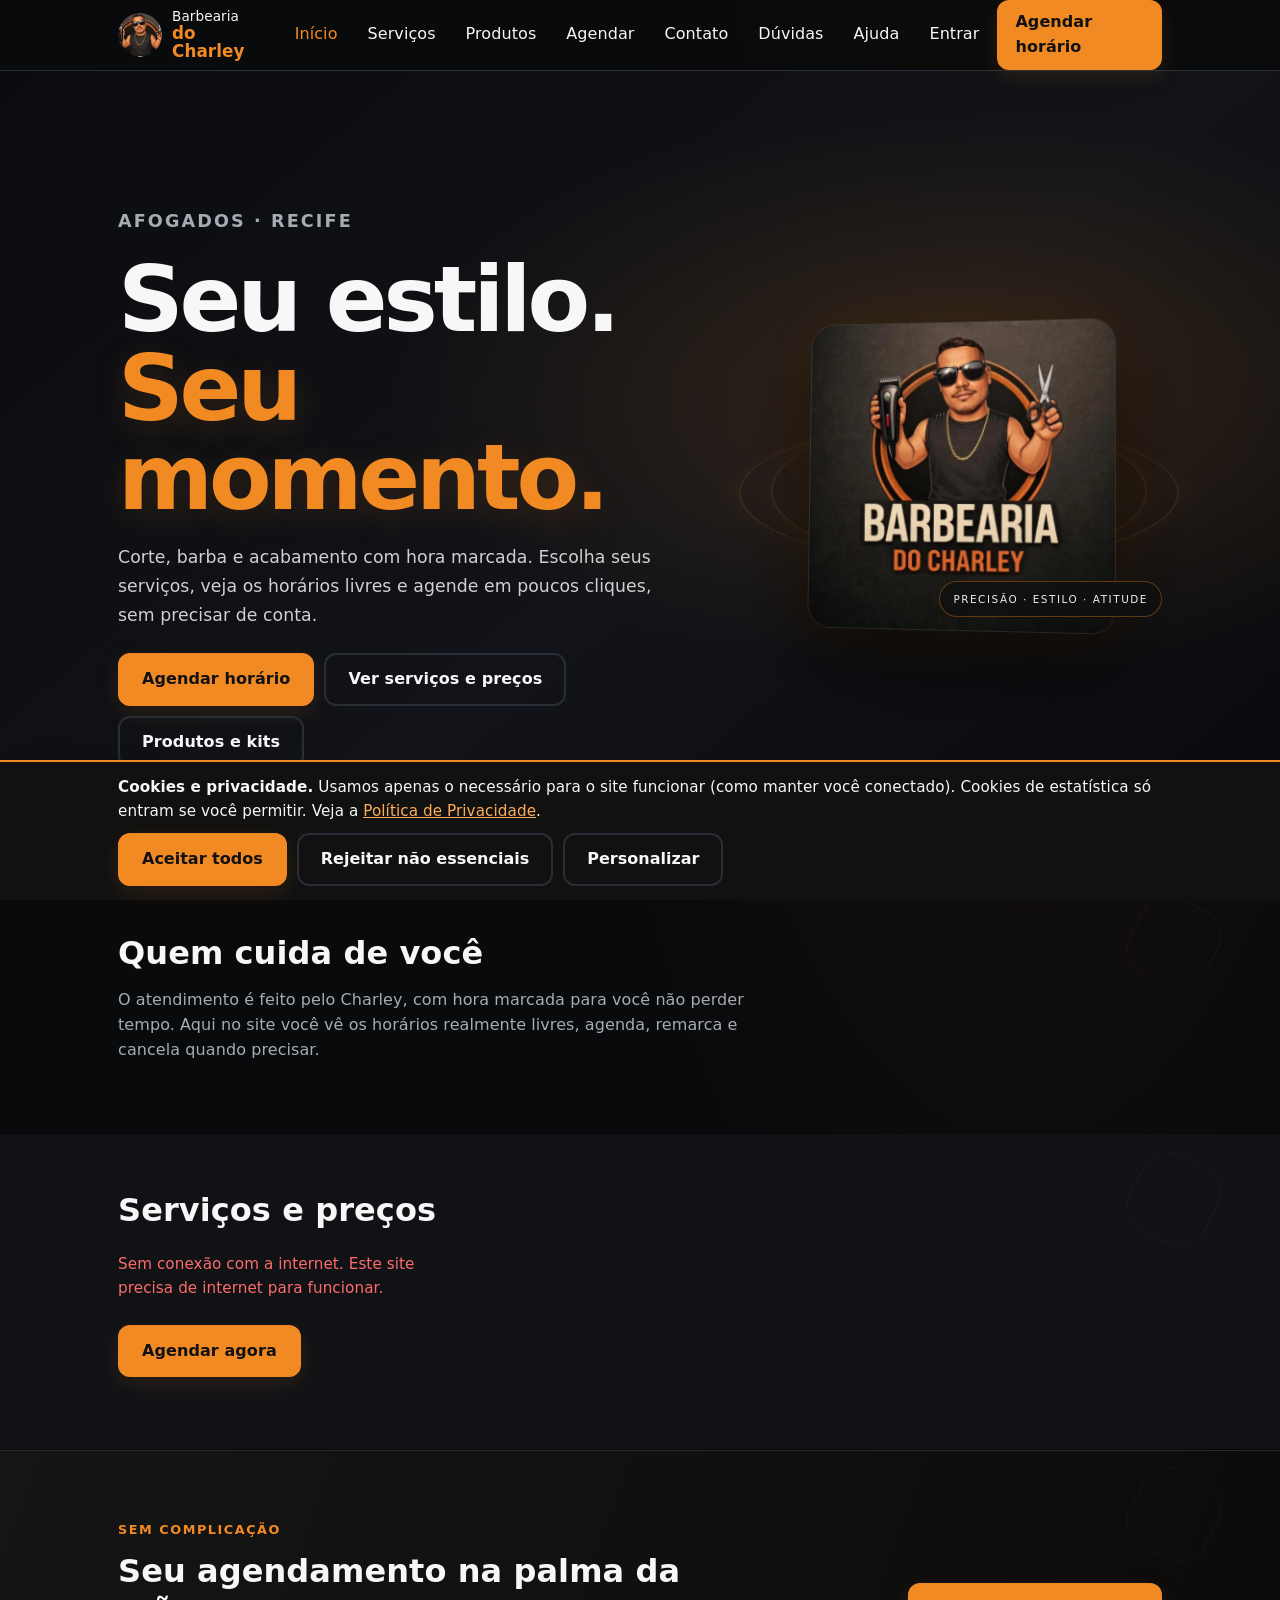
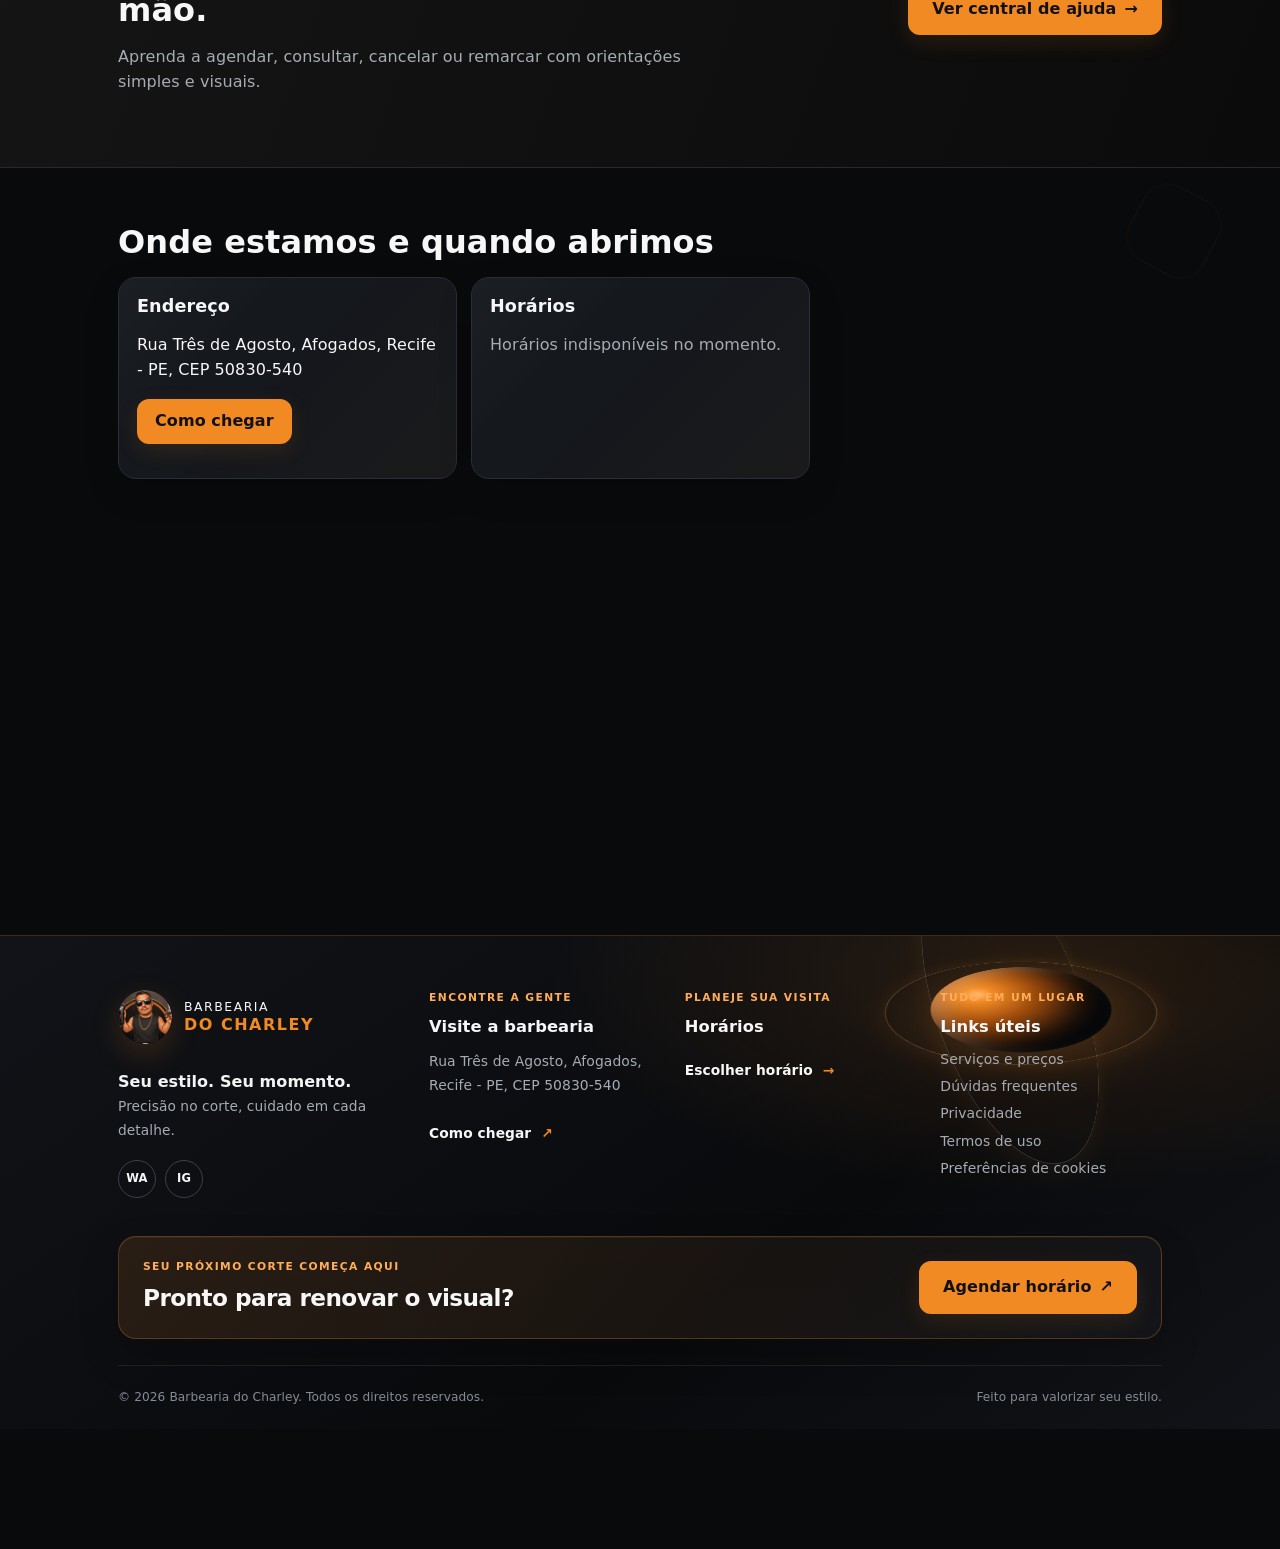
<file: charley_build/index.html>
<!doctype html>
<html lang="pt-BR">
<head>
<meta charset="utf-8">
<meta name="viewport" content="width=device-width, initial-scale=1">
<title>Barbearia do Charley | Afogados, Recife</title>
<meta name="description" content="Barbearia do Charley em Afogados, Recife. Corte, barba e química com hora marcada. Agende online em poucos cliques.">
<meta name="theme-color" content="#0b0b0b">
<meta property="og:type" content="website"><meta property="og:locale" content="pt_BR">
<meta property="og:title" content="Barbearia do Charley | Afogados, Recife"><meta property="og:description" content="Barbearia do Charley em Afogados, Recife. Corte, barba e química com hora marcada. Agende online em poucos cliques.">
<meta property="og:image" content="https://barbeariadocharley.netlify.app/icons/og.jpg">
<link rel="manifest" href="manifest.webmanifest">
<link rel="icon" href="icons/icon-192.png" type="image/png">
<link rel="apple-touch-icon" href="icons/icon-192.png">
<link rel="stylesheet" href="css/style.css">
<script type="application/ld+json">{"@context": "https://schema.org", "@type": "BarberShop", "name": "Barbearia do Charley", "address": {"@type": "PostalAddress", "streetAddress": "Rua Três de Agosto, Afogados", "addressLocality": "Recife", "addressRegion": "PE", "postalCode": "50830-540", "addressCountry": "BR"}, "telephone": "+5581986324087", "url": "https://barbeariadocharley.netlify.app", "sameAs": ["https://www.instagram.com/barbeariadocharleyy/"], "openingHoursSpecification": [{"@type": "OpeningHoursSpecification", "dayOfWeek": ["Tuesday", "Wednesday", "Thursday"], "opens": "10:00", "closes": "19:00"}, {"@type": "OpeningHoursSpecification", "dayOfWeek": ["Friday", "Saturday"], "opens": "10:00", "closes": "20:00"}]}</script>
</head>
<body>
<a class="sr" href="#main">Ir para o conteúdo</a>
<header id="app-header"></header>
<main id="main">

<section class="hero"><div class="wrap">
  <div class="hero-copy">
  <p class="kicker">AFogados · Recife</p>
  <h1>Seu estilo.<br><span class="orange-text">Seu momento.</span></h1>
  <p>Corte, barba e acabamento com hora marcada. Escolha seus serviços, veja os horários livres e agende em poucos cliques, sem precisar de conta.</p>
  <div class="row"><a class="btn" href="agendar.html">Agendar horário</a><a class="btn ghost" href="servicos.html">Ver serviços e preços</a><a class="btn ghost" href="produtos.html">Produtos e kits</a></div>
  </div>
  <div class="hero-stage"><div class="hero-glow"></div><div class="hero-object"><img class="hero-logo" src="img/logo.webp" width="380" height="380" alt="Logo da Barbearia do Charley"></div><span class="hero-orbit orbit-one"></span><span class="hero-orbit orbit-two"></span><span class="hero-chip">PRECISÃO · ESTILO · ATITUDE</span></div>
</div></section>

<section class="block"><div class="wrap">
  <h2>Quem cuida de você</h2>
  <p class="muted" style="max-width:40em">O atendimento é feito pelo Charley, com hora marcada para você não perder tempo. Aqui no site você vê os horários realmente livres, agenda, remarca e cancela quando precisar.</p>
</div></section>

<section class="block alt" id="servicos"><div class="wrap">
  <h2>Serviços e preços</h2>
  <div class="grid" id="svc-list"><p class="loading"><span class="spin"></span>Carregando serviços…</p></div>
  <p class="notice" id="svc-note" hidden><b>“A partir de”:</b> nos serviços químicos o preço varia conforme o cabelo. O Charley avalia pessoalmente e informa o valor final antes de começar.</p>
  <p><a class="btn" href="agendar.html">Agendar agora</a></p>
</div></section>


<section class="block help-teaser"><div class="wrap help-teaser-inner"><div><p class="kicker">SEM COMPLICAÇÃO</p><h2>Seu agendamento na palma da mão.</h2><p class="muted">Aprenda a agendar, consultar, cancelar ou remarcar com orientações simples e visuais.</p></div><a class="btn" href="ajuda.html">Ver central de ajuda <span aria-hidden="true">→</span></a></div></section>
<section class="block" id="novidades" hidden><div class="wrap"><h2>Novidades da barbearia</h2><div class="grid" id="news-list"></div></div></section>

<section class="block alt" id="galeria" hidden><div class="wrap"><h2>Nosso trabalho</h2><div class="grid" id="gallery-list"></div></div></section>

<section class="block" id="onde"><div class="wrap">
  <h2>Onde estamos e quando abrimos</h2>
  <div class="grid">
    <div class="card"><h3>Endereço</h3><p id="addr"></p><p><a class="btn small" id="route" target="_blank" rel="noopener" href="#">Como chegar</a></p></div>
    <div class="card"><h3>Horários</h3><div id="hours"></div></div>
  </div>
  <p style="margin-top:16px"><iframe class="map" id="map" title="Mapa da Barbearia do Charley" loading="lazy" referrerpolicy="no-referrer-when-downgrade"></iframe></p>
</div></section>

</main>
<footer id="app-footer"></footer>
<script type="module" src="js/home.js"></script>
</body>
</html>
</file>
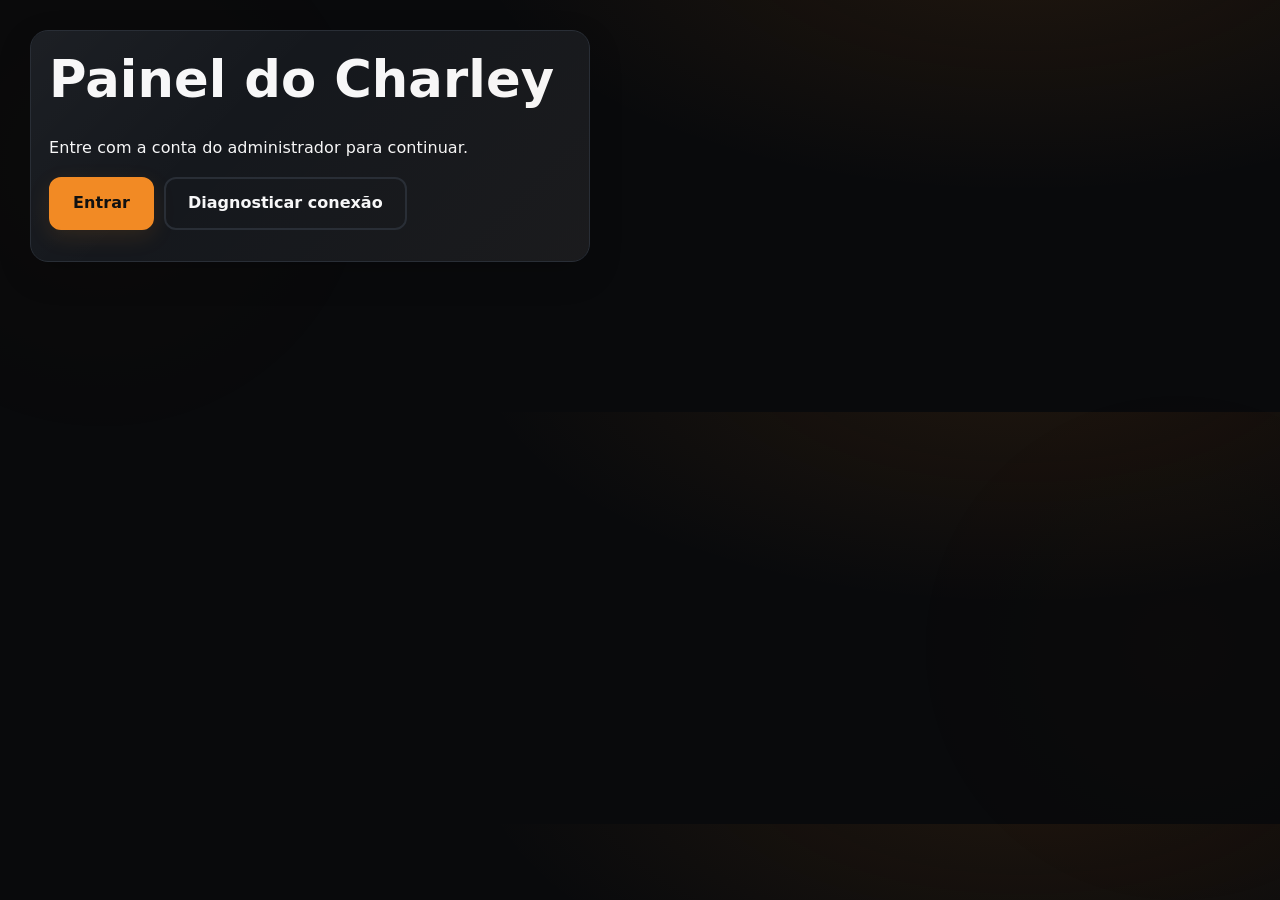
<file: charley_build/admin.html>
<!doctype html>
<html lang="pt-BR"><head><meta charset="utf-8"><meta name="viewport" content="width=device-width, initial-scale=1">
<title>Painel do Charley</title><meta name="robots" content="noindex,nofollow"><meta name="theme-color" content="#0b0b0b">
<link rel="icon" href="icons/icon-192.png" type="image/png"><link rel="manifest" href="manifest.webmanifest"><link rel="stylesheet" href="css/style.css"></head>
<body><main id="adm"><p class="loading"><span class="spin"></span>Carregando…</p></main><script type="module" src="js/admin.js"></script></body></html>
</file>
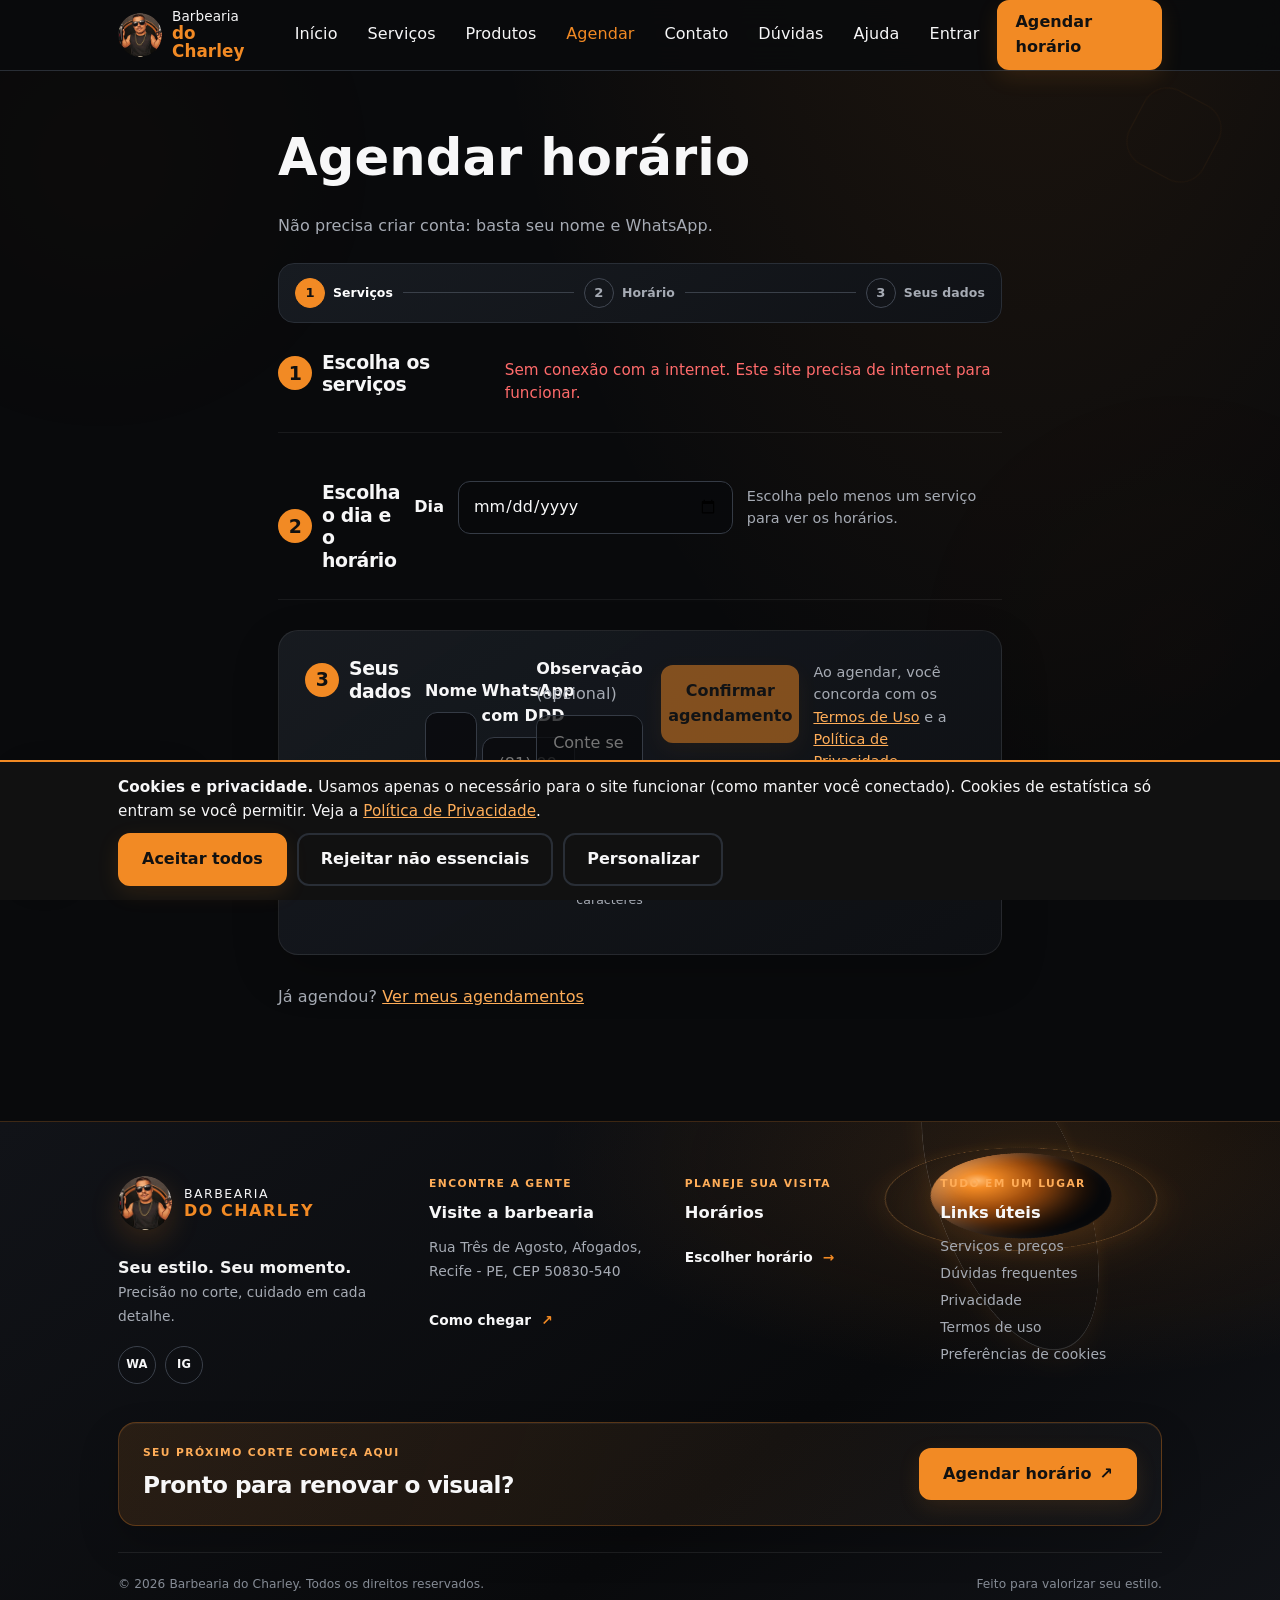
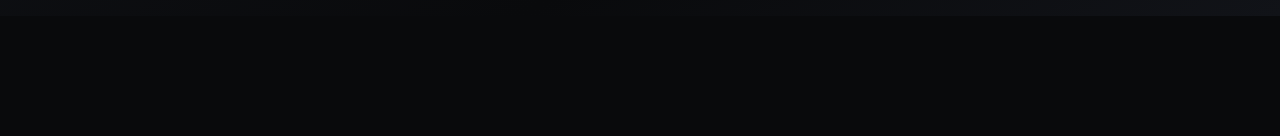
<file: charley_build/agendar.html>
<!doctype html>
<html lang="pt-BR">
<head>
<meta charset="utf-8">
<meta name="viewport" content="width=device-width, initial-scale=1">
<title>Agendar horário | Barbearia do Charley</title>
<meta name="description" content="Agende seu horário na Barbearia do Charley: escolha os serviços, veja os horários livres e confirme em poucos cliques.">
<meta name="theme-color" content="#0b0b0b">
<meta property="og:type" content="website"><meta property="og:locale" content="pt_BR">
<meta property="og:title" content="Agendar horário | Barbearia do Charley"><meta property="og:description" content="Agende seu horário na Barbearia do Charley: escolha os serviços, veja os horários livres e confirme em poucos cliques.">
<meta property="og:image" content="https://barbeariadocharley.netlify.app/icons/og.jpg">
<link rel="manifest" href="manifest.webmanifest">
<link rel="icon" href="icons/icon-192.png" type="image/png">
<link rel="apple-touch-icon" href="icons/icon-192.png">
<link rel="stylesheet" href="css/style.css">

</head>
<body>
<a class="sr" href="#main">Ir para o conteúdo</a>
<header id="app-header"></header>
<main id="main">

<section class="block"><div class="wrap" style="max-width:760px">
  <h1>Agendar horário</h1>
  <p class="muted">Não precisa criar conta: basta seu nome e WhatsApp.</p>
  <div class="booking-progress" aria-label="Etapas do agendamento"><div class="booking-progress-step is-active" data-progress="service"><span>1</span><small>Serviços</small></div><i></i><div class="booking-progress-step" data-progress="date"><span>2</span><small>Horário</small></div><i></i><div class="booking-progress-step" data-progress="details"><span>3</span><small>Seus dados</small></div></div>
  <div id="flow" class="steps">
    <div class="step"><h2>Escolha os serviços</h2><div class="grid" id="svc-pick" style="grid-template-columns:1fr"><p class="loading"><span class="spin"></span>Carregando…</p></div></div>
    <div class="step"><h2>Escolha o dia e o horário</h2>
      <label for="date">Dia</label><input type="date" id="date"><div id="slots"><p class="hint">Escolha pelo menos um serviço para ver os horários.</p></div></div>
    <form id="form" class="step" novalidate><h2 id="step3">Seus dados</h2>
      <div class="booking-fields">
        <div class="booking-field"><label for="name">Nome</label><input id="name" autocomplete="name" required></div>
        <div class="booking-field"><label for="wa">WhatsApp com DDD</label><input id="wa" inputmode="tel" autocomplete="tel" placeholder="(81) 99999-9999" required></div>
      </div>
      <div class="booking-field booking-notes"><label for="notes">Observação <span>(opcional)</span></label><textarea id="notes" maxlength="300" placeholder="Conte se tem alguma preferência ou detalhe importante para o atendimento…"></textarea><small>Até 300 caracteres</small></div>
      <div id="summary" class="summary" hidden></div>
      <p class="err" id="form-err" role="alert"></p>
      <button class="btn" id="go" type="submit" disabled>Confirmar agendamento</button>
      <p class="hint">Ao agendar, você concorda com os <a href="termos.html">Termos de Uso</a> e a <a href="privacidade.html">Política de Privacidade</a>. Cancelamento online até 2 horas antes; remarcação a qualquer momento.</p>
    </form>
  </div>
  <p class="muted">Já agendou? <a href="minha-reserva.html">Ver meus agendamentos</a></p>
</div></section>
</main>
<footer id="app-footer"></footer>
<script type="module" src="js/agendar.js"></script>
</body>
</html>
</file>
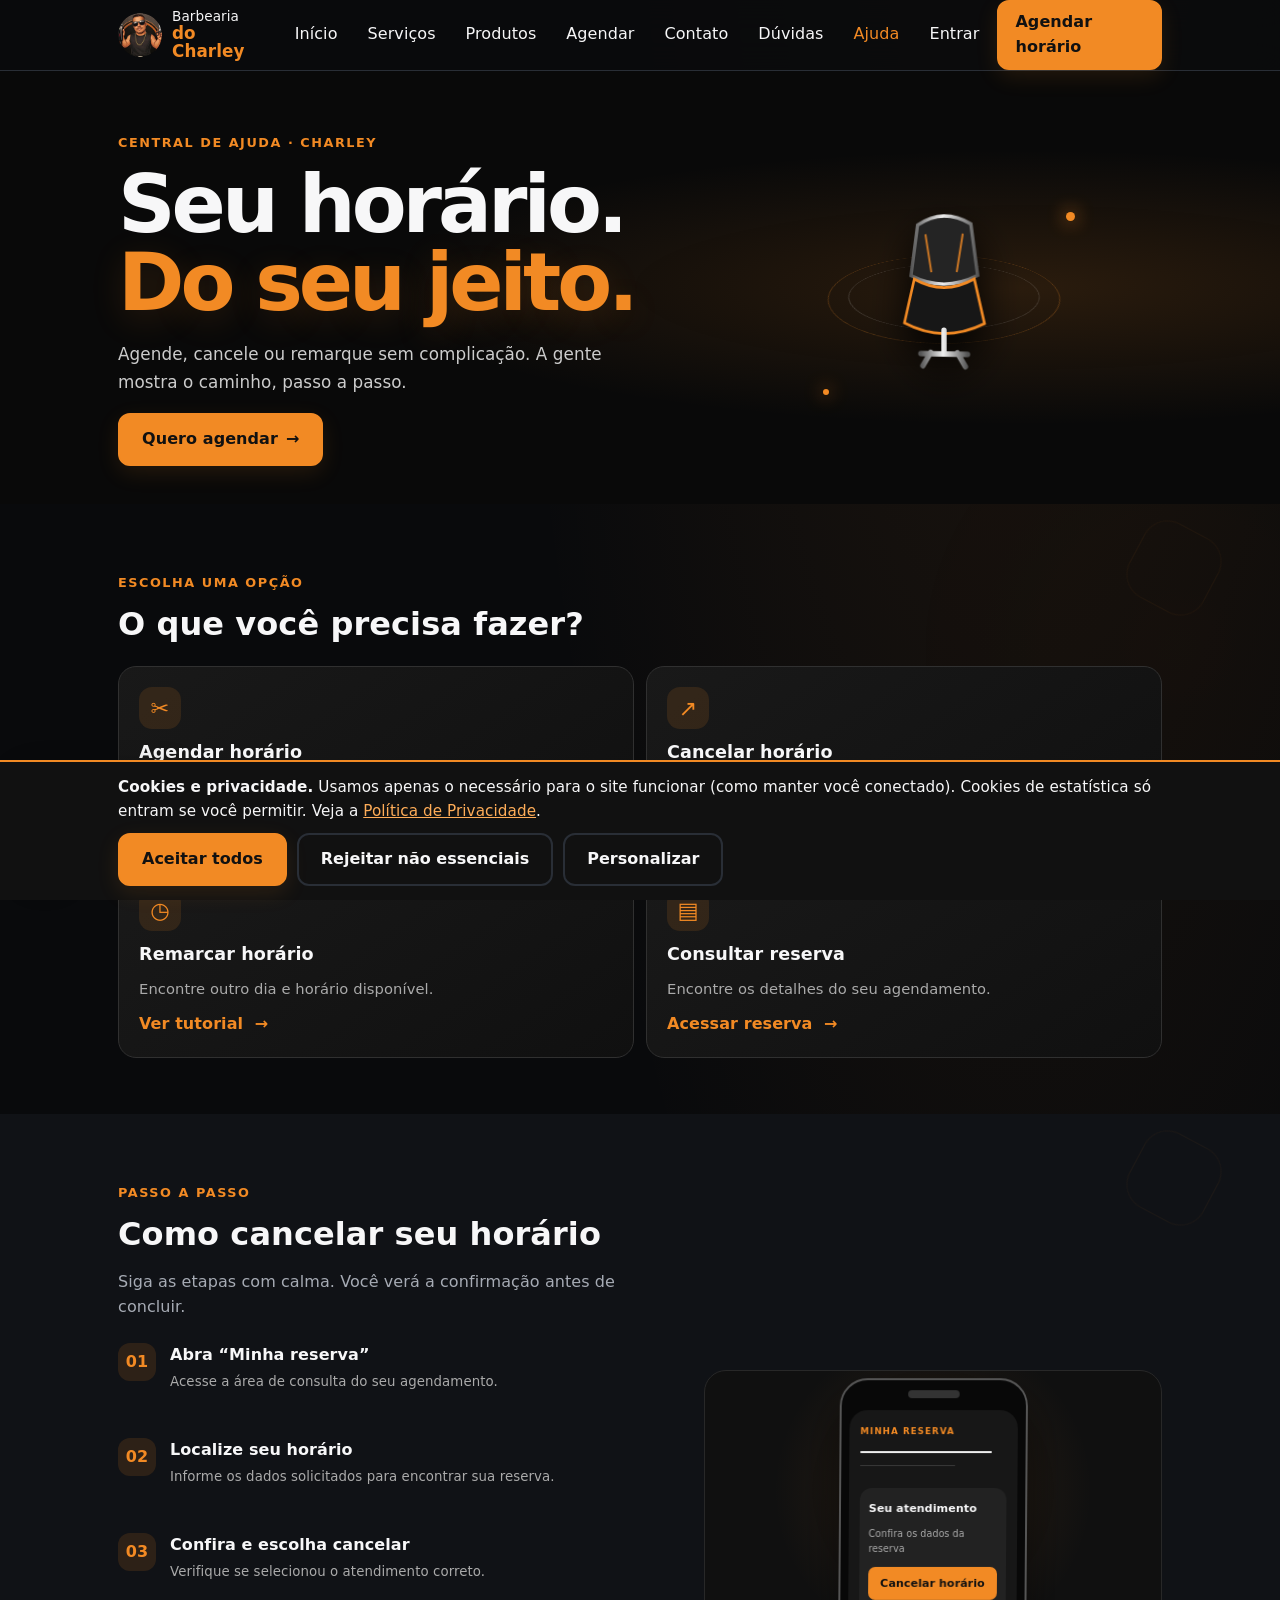
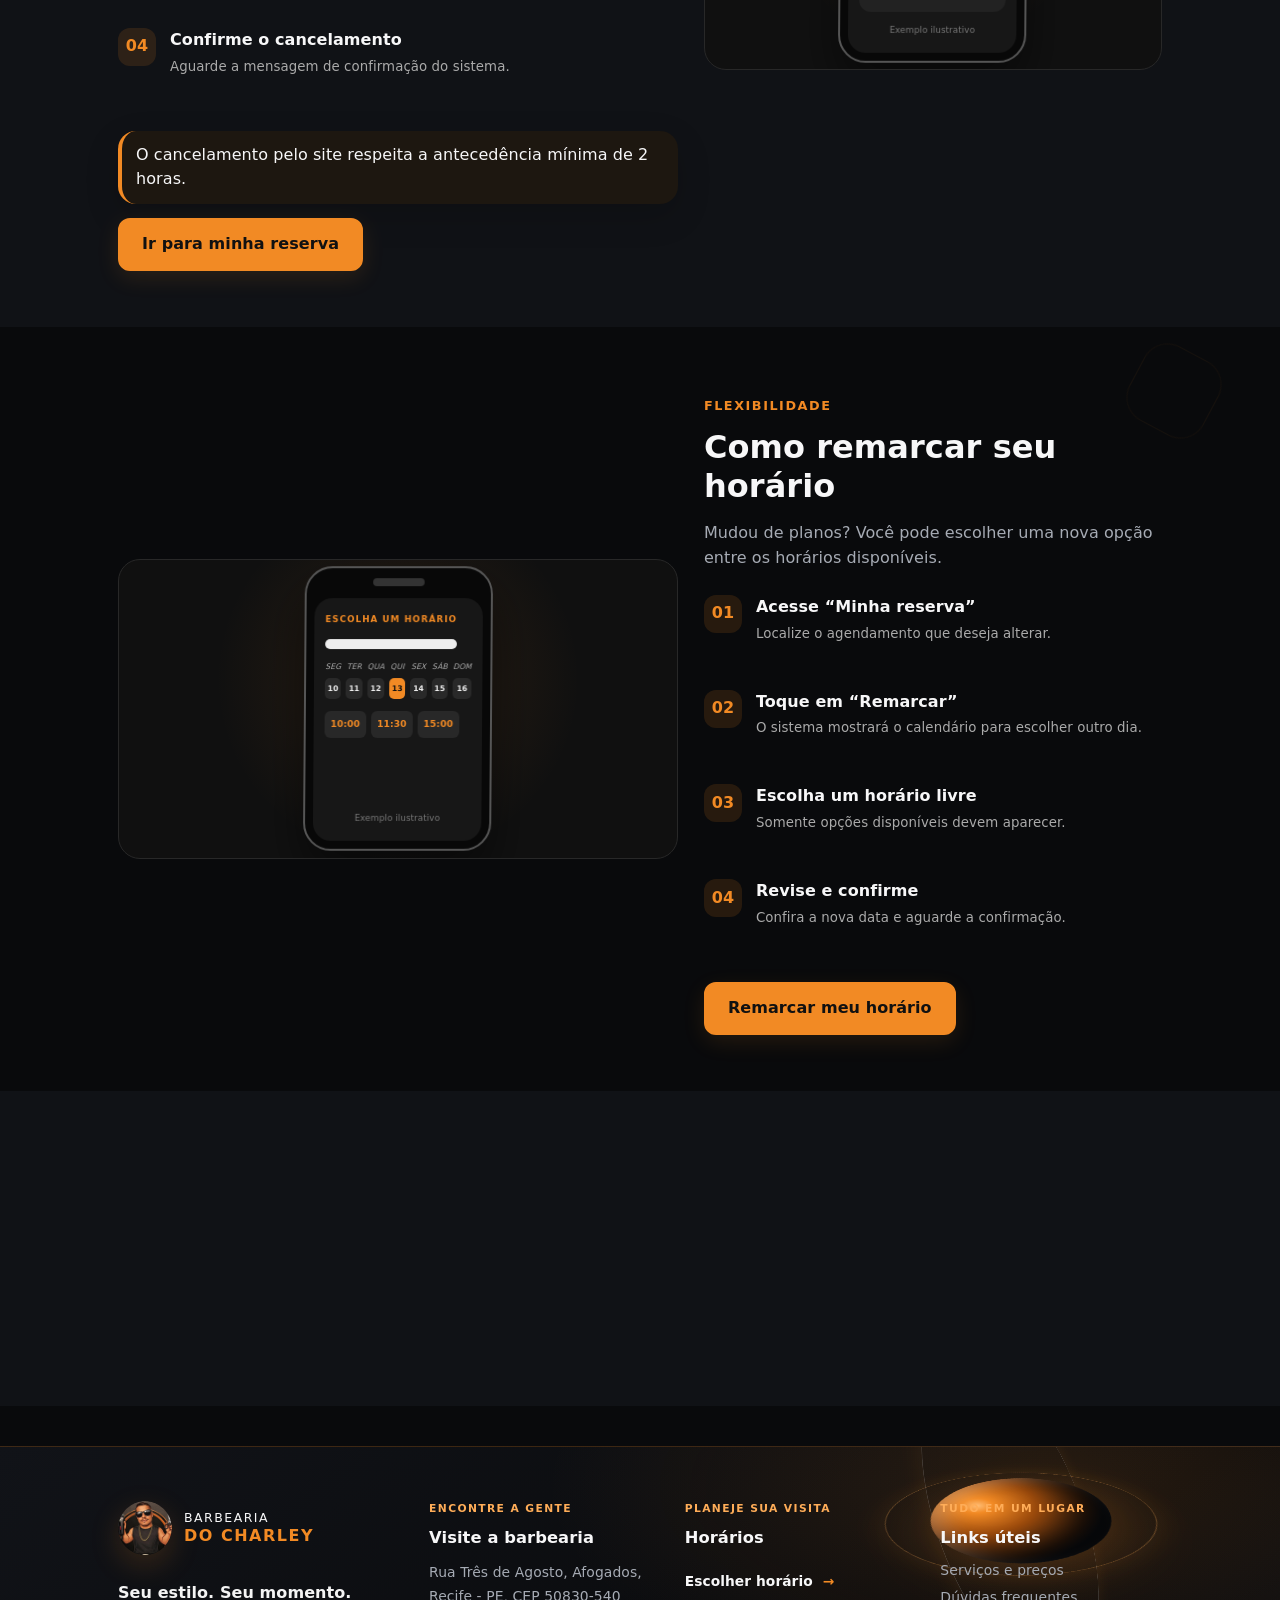
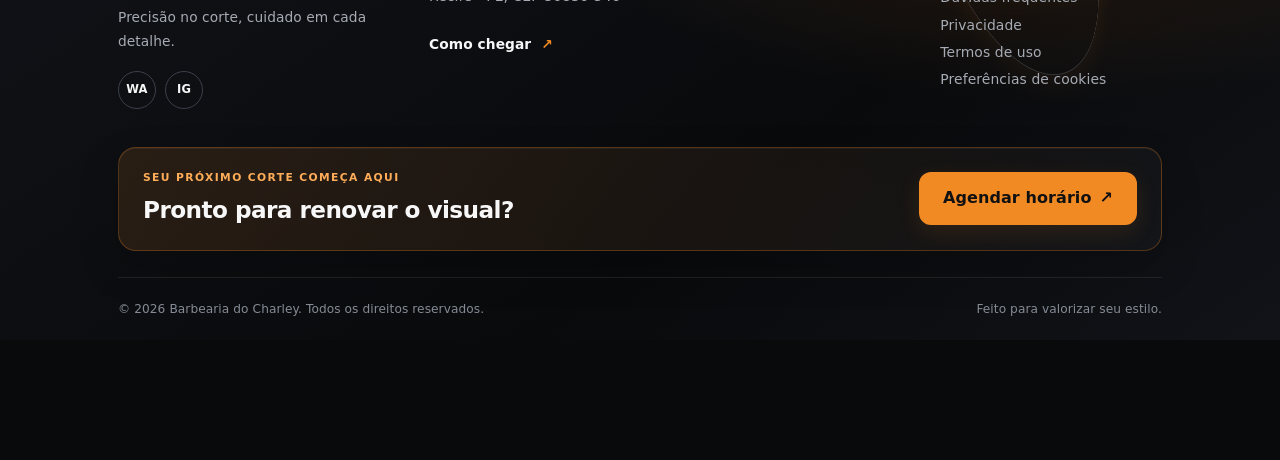
<file: charley_build/ajuda.html>
<!doctype html>
<html lang="pt-BR"><head>
<meta charset="utf-8"><meta name="viewport" content="width=device-width, initial-scale=1">
<title>Central de ajuda | Barbearia do Charley</title><meta name="description" content="Aprenda a agendar, cancelar ou remarcar seu horário na Barbearia do Charley.">
<meta name="theme-color" content="#080808"><link rel="manifest" href="manifest.webmanifest"><link rel="icon" href="icons/icon-192.png"><link rel="stylesheet" href="css/style.css">
</head><body><a class="sr" href="#main">Ir para o conteúdo</a><header id="app-header"></header><main id="main">
<section class="help-hero"><div class="wrap help-hero-grid"><div><p class="kicker">CENTRAL DE AJUDA · CHARLEY</p><h1>Seu horário.<br><span class="orange-text">Do seu jeito.</span></h1><p class="lead">Agende, cancele ou remarque sem complicação. A gente mostra o caminho, passo a passo.</p><a class="btn" href="agendar.html">Quero agendar <span aria-hidden="true">→</span></a></div><div class="help-orbit" aria-hidden="true"><div class="orbit-ring ring-one"></div><div class="orbit-ring ring-two"></div><div class="orbit-chair"><svg viewBox="0 0 220 250" role="img"><defs><linearGradient id="metal" x1="0" x2="1"><stop stop-color="#555"/><stop offset=".48" stop-color="#eee"/><stop offset="1" stop-color="#555"/></linearGradient></defs><path d="M70 30 Q110 5 150 30 L160 105 Q110 130 60 105Z" fill="#242424" stroke="url(#metal)" stroke-width="5"/><path d="M65 110 Q110 135 155 110 L170 175 Q110 205 50 175Z" fill="#171717" stroke="#f28a24" stroke-width="4"/><path d="M110 185 V218 M75 220 H145 M90 218 L78 238 M130 218 L142 238" fill="none" stroke="url(#metal)" stroke-width="8" stroke-linecap="round"/><path d="M82 44 L91 100 M138 44 L129 100" stroke="#f28a24" stroke-width="3" opacity=".8"/></svg></div><span class="orbit-dot dot-a"></span><span class="orbit-dot dot-b"></span></div></div></section>
<section class="block help-choices"><div class="wrap"><p class="kicker">ESCOLHA UMA OPÇÃO</p><h2>O que você precisa fazer?</h2><div class="help-grid">
<a class="help-card" href="agendar.html"><span class="help-icon">✂</span><b>Agendar horário</b><span>Escolha o serviço, o dia e um horário livre.</span><em>Começar <i>→</i></em></a>
<a class="help-card" href="#tutorial-cancelar" data-tutorial="cancelar"><span class="help-icon">↗</span><b>Cancelar horário</b><span>Veja como localizar e cancelar sua reserva.</span><em>Ver tutorial <i>→</i></em></a>
<a class="help-card" href="#tutorial-remarcar" data-tutorial="remarcar"><span class="help-icon">◷</span><b>Remarcar horário</b><span>Encontre outro dia e horário disponível.</span><em>Ver tutorial <i>→</i></em></a>
<a class="help-card" href="minha-reserva.html"><span class="help-icon">▤</span><b>Consultar reserva</b><span>Encontre os detalhes do seu agendamento.</span><em>Acessar reserva <i>→</i></em></a>
</div></div></section>
<section class="block alt" id="tutorial-cancelar"><div class="wrap tutorial-layout"><div><p class="kicker">PASSO A PASSO</p><h2>Como cancelar seu horário</h2><p class="muted">Siga as etapas com calma. Você verá a confirmação antes de concluir.</p><div class="step-list"><div class="step"><b>01</b><span><strong>Abra “Minha reserva”</strong><small>Acesse a área de consulta do seu agendamento.</small></span></div><div class="step"><b>02</b><span><strong>Localize seu horário</strong><small>Informe os dados solicitados para encontrar sua reserva.</small></span></div><div class="step"><b>03</b><span><strong>Confira e escolha cancelar</strong><small>Verifique se selecionou o atendimento correto.</small></span></div><div class="step"><b>04</b><span><strong>Confirme o cancelamento</strong><small>Aguarde a mensagem de confirmação do sistema.</small></span></div></div><p class="notice">O cancelamento pelo site respeita a antecedência mínima de 2 horas.</p><a class="btn" href="minha-reserva.html">Ir para minha reserva</a></div><div class="tutorial-visual"><div class="phone"><div class="phone-top"></div><div class="phone-screen"><span class="tiny-label">MINHA RESERVA</span><div class="fake-line wide"></div><div class="fake-line"></div><div class="fake-appointment"><b>Seu atendimento</b><span>Confira os dados da reserva</span><div class="fake-action">Cancelar horário</div></div><div class="fake-caption">Exemplo ilustrativo</div></div></div></div></div></section>
<section class="block" id="tutorial-remarcar"><div class="wrap tutorial-layout reverse"><div><p class="kicker">FLEXIBILIDADE</p><h2>Como remarcar seu horário</h2><p class="muted">Mudou de planos? Você pode escolher uma nova opção entre os horários disponíveis.</p><div class="step-list"><div class="step"><b>01</b><span><strong>Acesse “Minha reserva”</strong><small>Localize o agendamento que deseja alterar.</small></span></div><div class="step"><b>02</b><span><strong>Toque em “Remarcar”</strong><small>O sistema mostrará o calendário para escolher outro dia.</small></span></div><div class="step"><b>03</b><span><strong>Escolha um horário livre</strong><small>Somente opções disponíveis devem aparecer.</small></span></div><div class="step"><b>04</b><span><strong>Revise e confirme</strong><small>Confira a nova data e aguarde a confirmação.</small></span></div></div><a class="btn" href="minha-reserva.html">Remarcar meu horário</a></div><div class="tutorial-visual"><div class="phone"><div class="phone-top"></div><div class="phone-screen"><span class="tiny-label">ESCOLHA UM HORÁRIO</span><div class="fake-line wide"></div><div class="fake-calendar"><i>SEG</i><i>TER</i><i>QUA</i><i>QUI</i><i>SEX</i><i>SÁB</i><i>DOM</i><b>10</b><b>11</b><b>12</b><b>13</b><b>14</b><b>15</b><b>16</b></div><div class="fake-slots"><b>10:00</b><b>11:30</b><b>15:00</b></div><div class="fake-caption">Exemplo ilustrativo</div></div></div></div></div></section>
<section class="block alt"><div class="wrap help-bottom"><p class="kicker">AINDA PRECISA DE AJUDA?</p><h2>Estamos aqui para ajudar.</h2><p class="muted">Se preferir, fale diretamente com a barbearia pelo WhatsApp.</p><a class="btn" href="https://wa.me/5581986324087?text=Ol%C3%A1!%20Preciso%20de%20ajuda%20com%20meu%20agendamento." target="_blank" rel="noopener">Falar no WhatsApp</a></div></section>
</main><footer id="app-footer"></footer><script type="module" src="js/ajuda.js"></script></body></html>
</file>
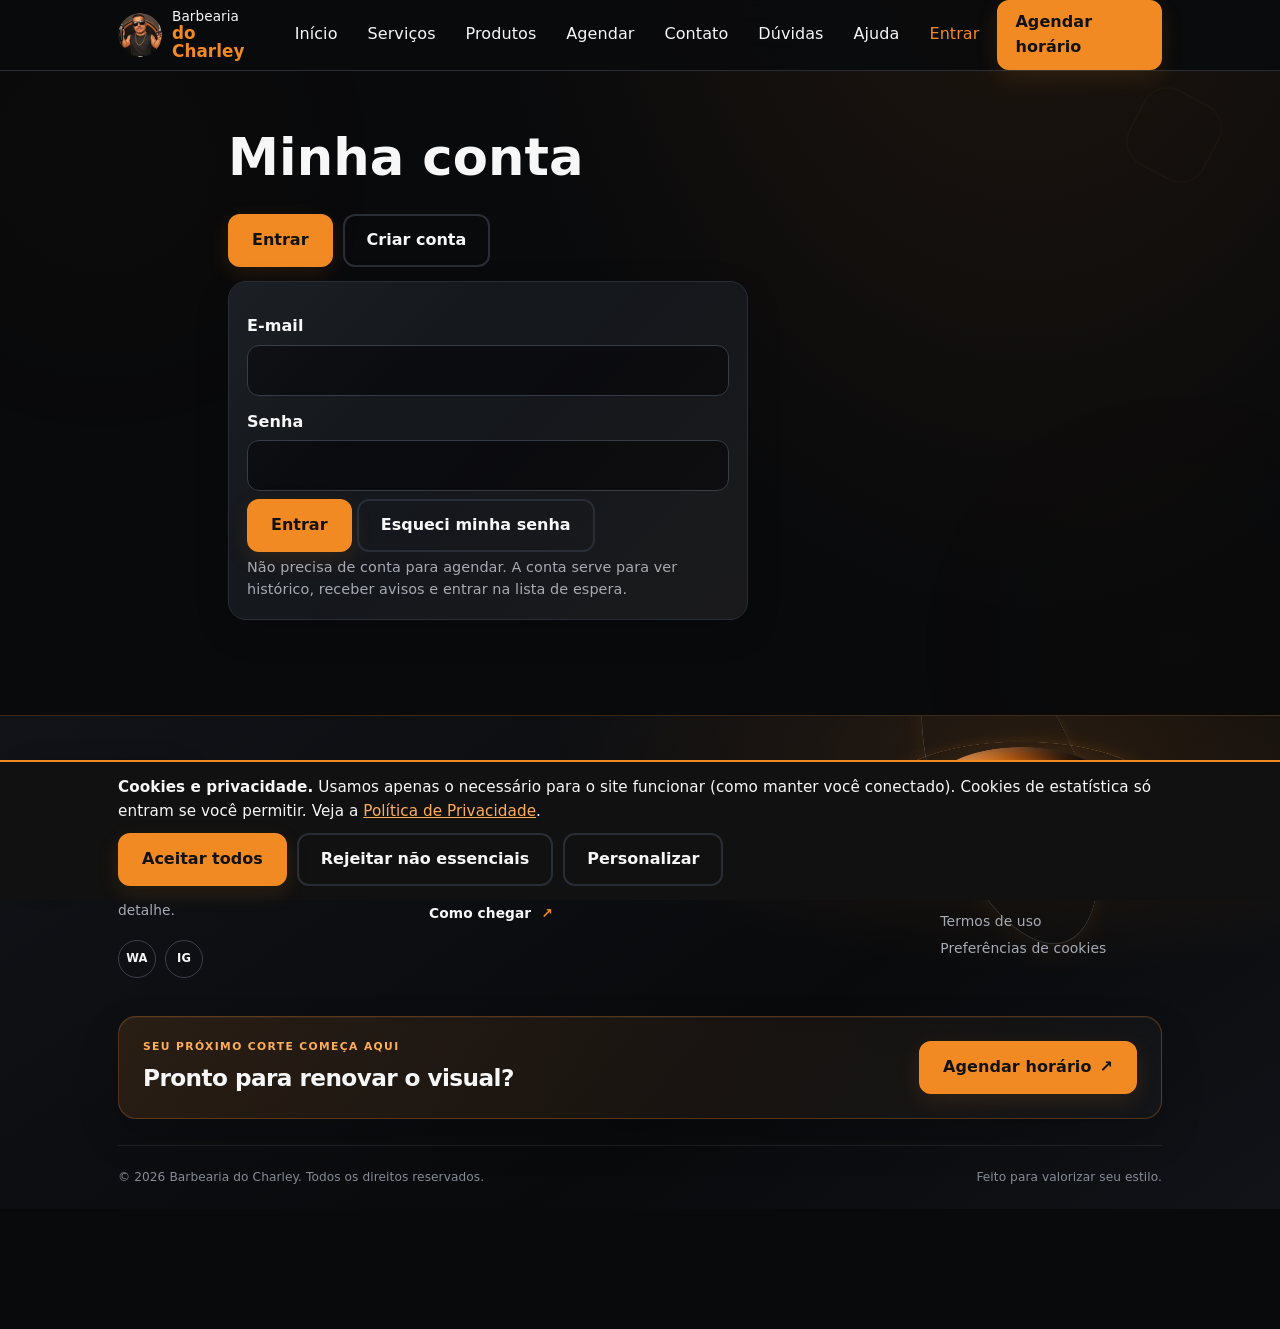
<file: charley_build/conta.html>
<!doctype html>
<html lang="pt-BR">
<head>
<meta charset="utf-8">
<meta name="viewport" content="width=device-width, initial-scale=1">
<title>Minha conta | Barbearia do Charley</title>
<meta name="description" content="Entre ou crie sua conta para ver histórico, avisos e lista de espera da Barbearia do Charley.">
<meta name="theme-color" content="#0b0b0b">
<meta property="og:type" content="website"><meta property="og:locale" content="pt_BR">
<meta property="og:title" content="Minha conta | Barbearia do Charley"><meta property="og:description" content="Entre ou crie sua conta para ver histórico, avisos e lista de espera da Barbearia do Charley.">
<meta property="og:image" content="https://barbeariadocharley.netlify.app/icons/og.jpg">
<link rel="manifest" href="manifest.webmanifest">
<link rel="icon" href="icons/icon-192.png" type="image/png">
<link rel="apple-touch-icon" href="icons/icon-192.png">
<link rel="stylesheet" href="css/style.css">
<meta name="robots" content="noindex">
</head>
<body>
<a class="sr" href="#main">Ir para o conteúdo</a>
<header id="app-header"></header>
<main id="main">

<section class="block"><div class="wrap" style="max-width:860px"><h1>Minha conta</h1><div id="conta"><p class="loading"><span class="spin"></span>Carregando…</p></div></div></section>
</main>
<footer id="app-footer"></footer>
<script type="module" src="js/conta.js"></script>
</body>
</html>
</file>
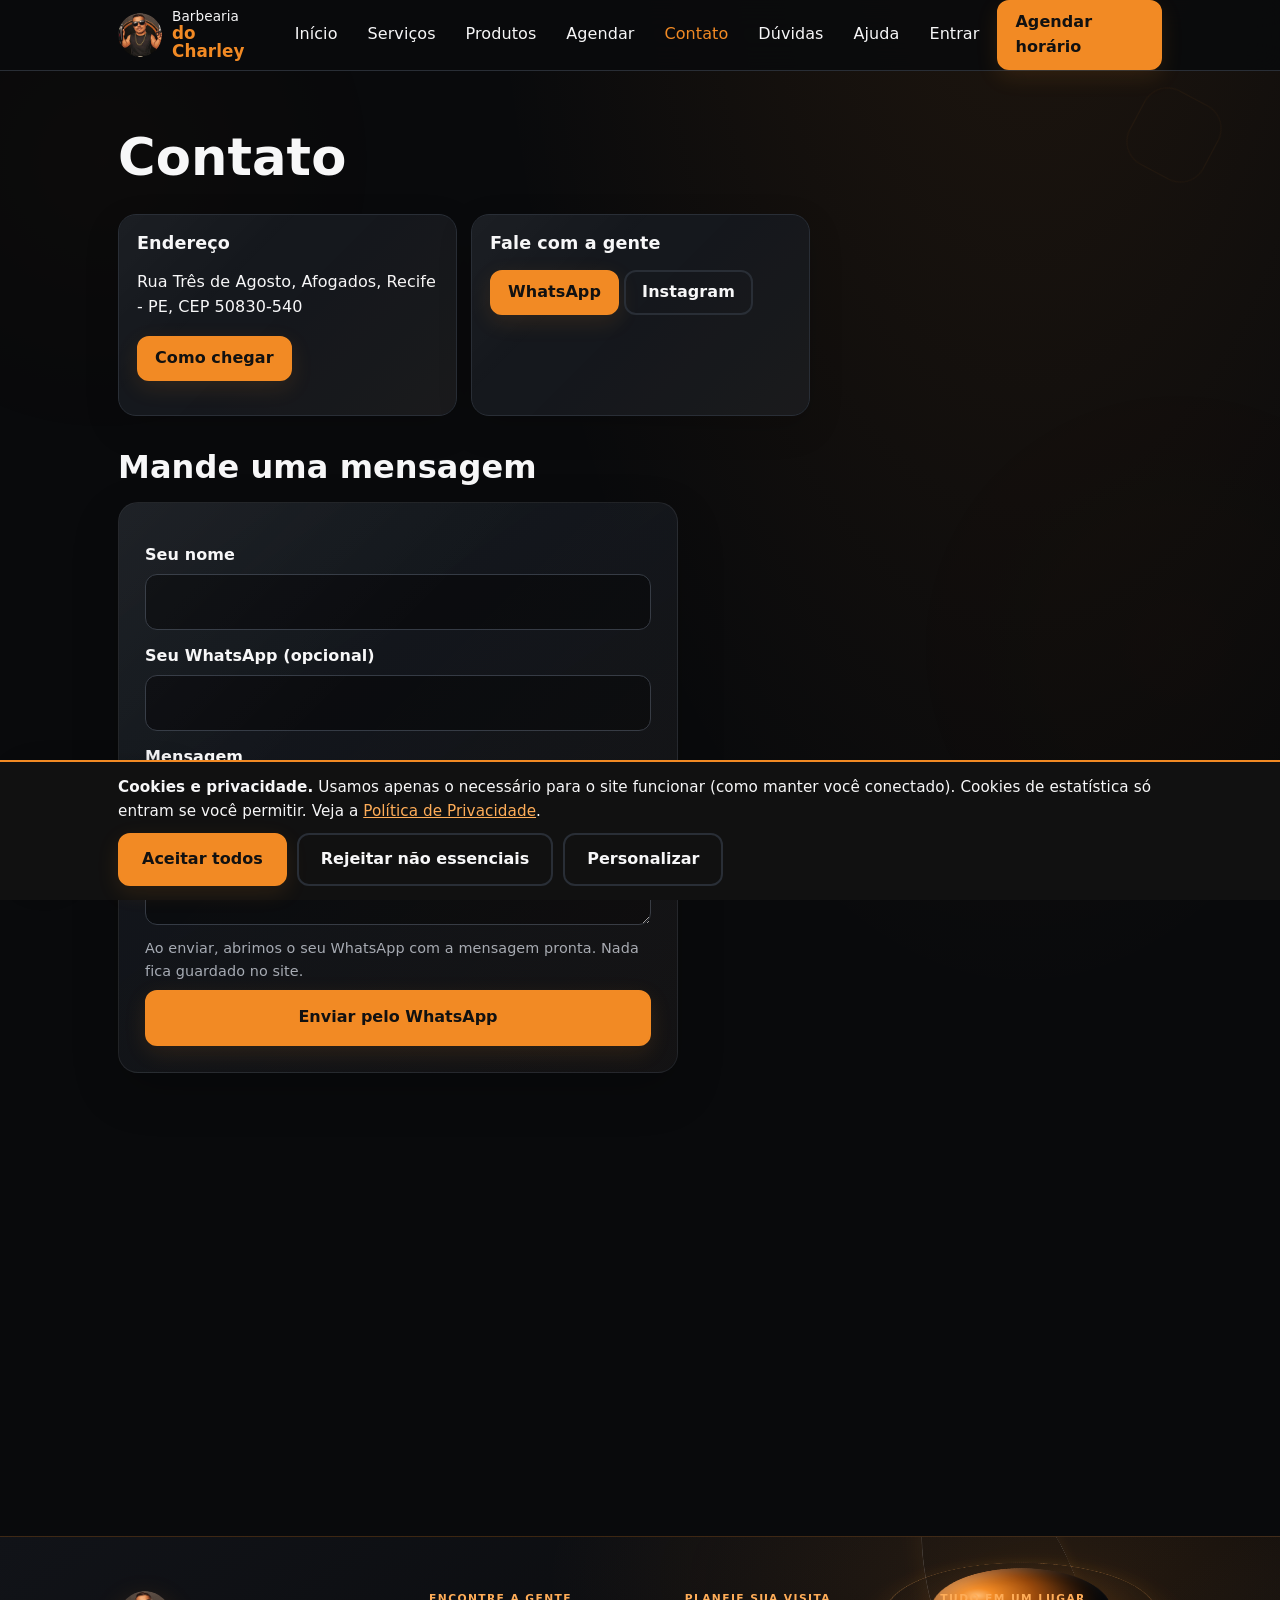
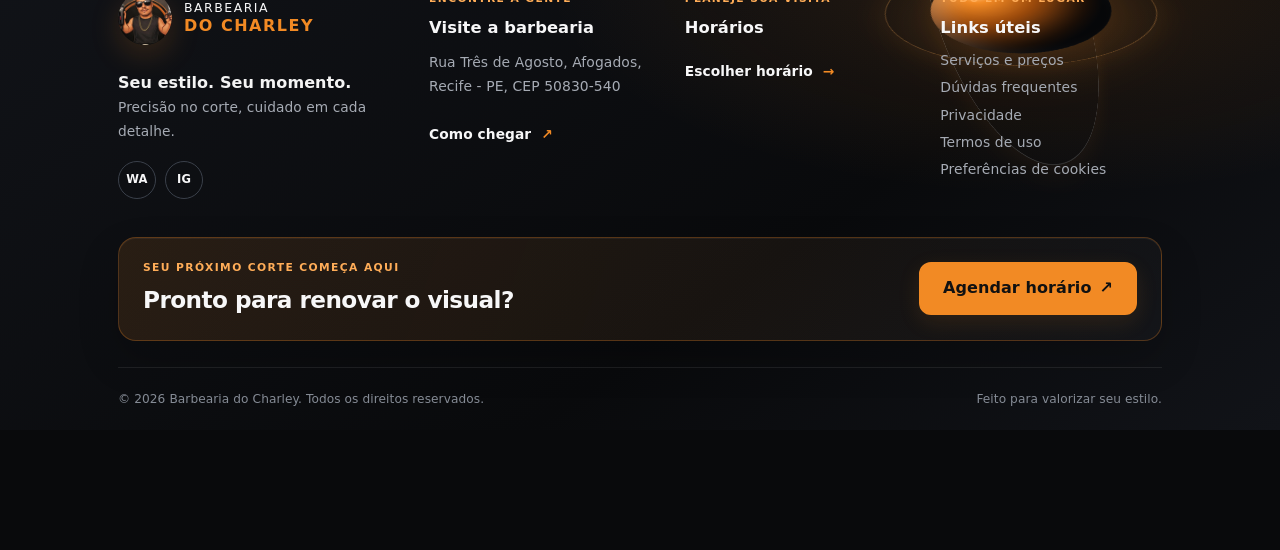
<file: charley_build/contato.html>
<!doctype html>
<html lang="pt-BR">
<head>
<meta charset="utf-8">
<meta name="viewport" content="width=device-width, initial-scale=1">
<title>Contato | Barbearia do Charley</title>
<meta name="description" content="Endereço, mapa, WhatsApp e Instagram da Barbearia do Charley em Afogados, Recife.">
<meta name="theme-color" content="#0b0b0b">
<meta property="og:type" content="website"><meta property="og:locale" content="pt_BR">
<meta property="og:title" content="Contato | Barbearia do Charley"><meta property="og:description" content="Endereço, mapa, WhatsApp e Instagram da Barbearia do Charley em Afogados, Recife.">
<meta property="og:image" content="https://barbeariadocharley.netlify.app/icons/og.jpg">
<link rel="manifest" href="manifest.webmanifest">
<link rel="icon" href="icons/icon-192.png" type="image/png">
<link rel="apple-touch-icon" href="icons/icon-192.png">
<link rel="stylesheet" href="css/style.css">

</head>
<body>
<a class="sr" href="#main">Ir para o conteúdo</a>
<header id="app-header"></header>
<main id="main">

<section class="block"><div class="wrap">
  <h1>Contato</h1>
  <div class="grid">
    <div class="card"><h3>Endereço</h3><p id="addr"></p><p><a class="btn small" id="route" target="_blank" rel="noopener" href="#">Como chegar</a></p></div>
    <div class="card"><h3>Fale com a gente</h3><p><a class="btn small" id="wa" target="_blank" rel="noopener" href="#">WhatsApp</a> <a class="btn small ghost" id="ig" target="_blank" rel="noopener" href="#">Instagram</a></p></div>
  </div>
  <h2 style="margin-top:32px">Mande uma mensagem</h2>
  <form id="form" class="card" style="max-width:560px" novalidate>
    <label for="name">Seu nome</label><input id="name" autocomplete="name" required>
    <label for="phone">Seu WhatsApp (opcional)</label><input id="phone" inputmode="tel" autocomplete="tel">
    <label for="msg">Mensagem</label><textarea id="msg" required></textarea>
    <p class="hint">Ao enviar, abrimos o seu WhatsApp com a mensagem pronta. Nada fica guardado no site.</p>
    <button class="btn" type="submit">Enviar pelo WhatsApp</button>
  </form>
  <p style="margin-top:24px"><iframe class="map" id="map" title="Mapa da Barbearia do Charley" loading="lazy" referrerpolicy="no-referrer-when-downgrade"></iframe></p>
</div></section>
</main>
<footer id="app-footer"></footer>
<script type="module" src="js/contato.js"></script>
</body>
</html>
</file>
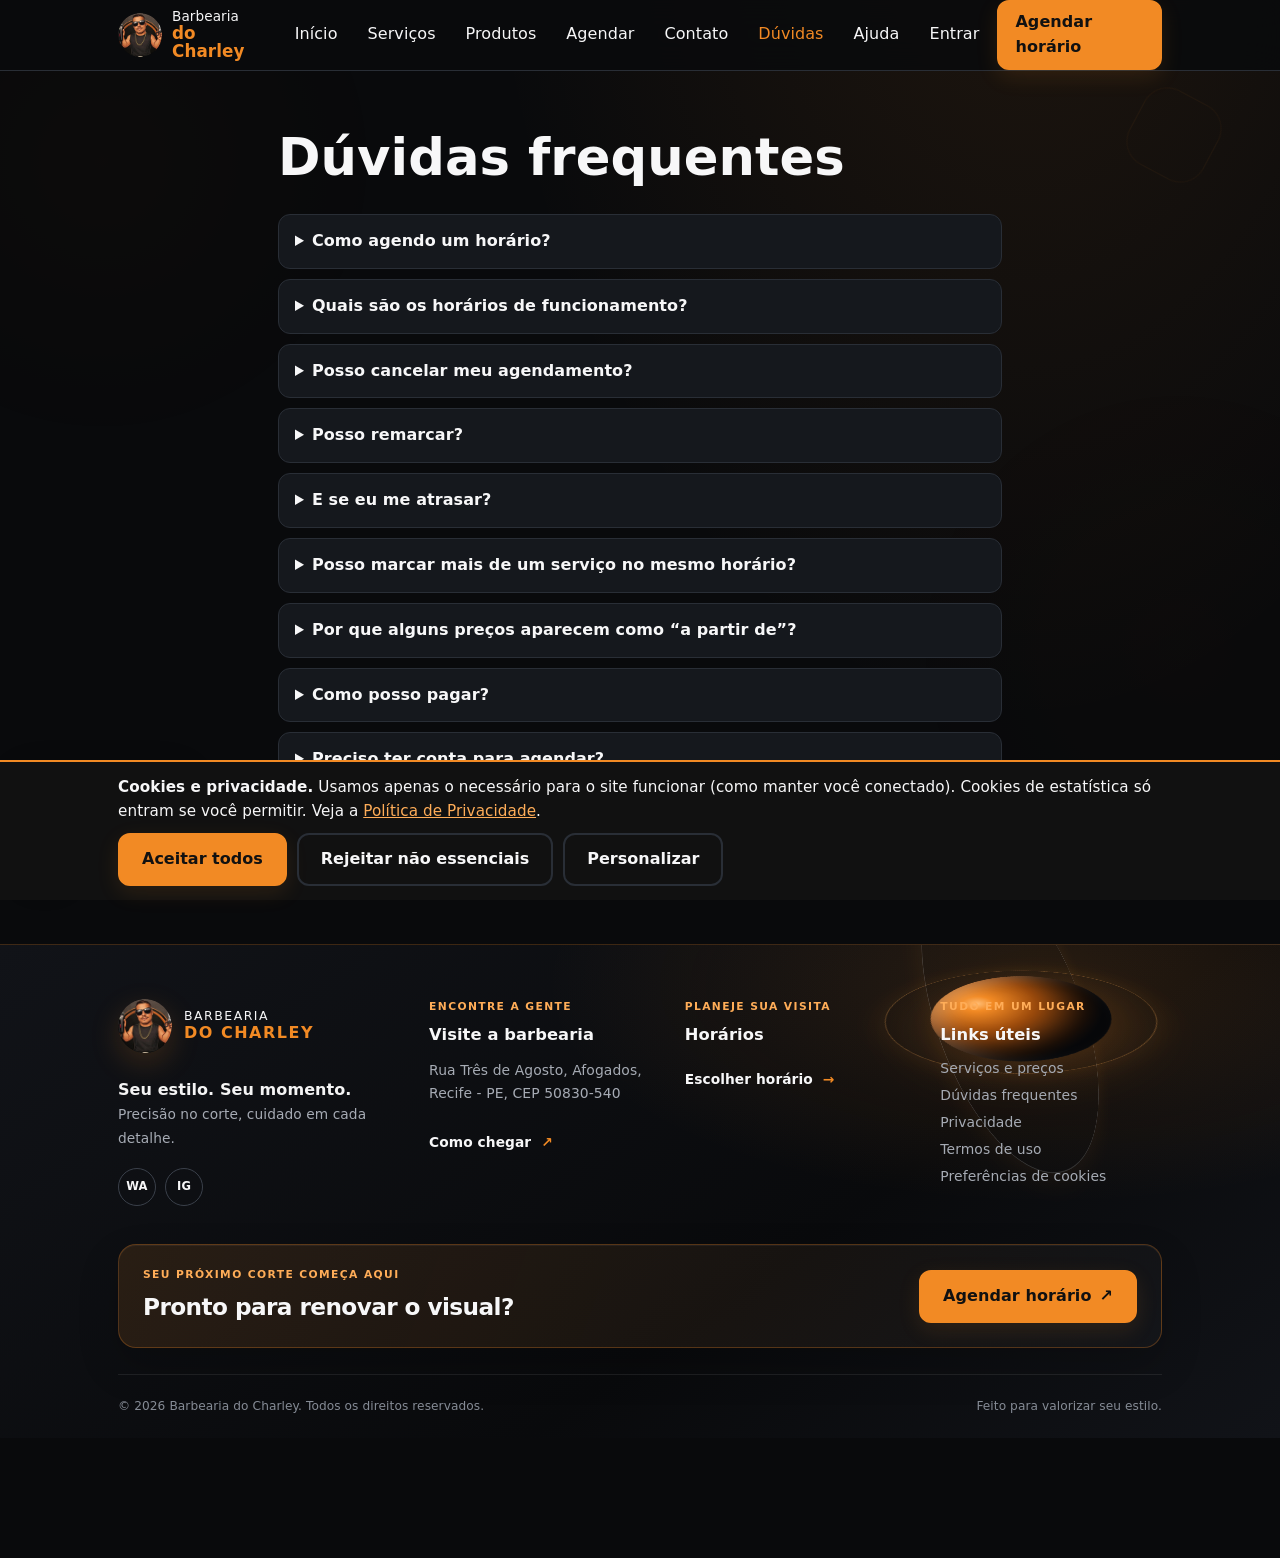
<file: charley_build/faq.html>
<!doctype html>
<html lang="pt-BR">
<head>
<meta charset="utf-8">
<meta name="viewport" content="width=device-width, initial-scale=1">
<title>Dúvidas frequentes | Barbearia do Charley</title>
<meta name="description" content="Horários, cancelamento, remarcação, preços e formas de pagamento da Barbearia do Charley.">
<meta name="theme-color" content="#0b0b0b">
<meta property="og:type" content="website"><meta property="og:locale" content="pt_BR">
<meta property="og:title" content="Dúvidas frequentes | Barbearia do Charley"><meta property="og:description" content="Horários, cancelamento, remarcação, preços e formas de pagamento da Barbearia do Charley.">
<meta property="og:image" content="https://barbeariadocharley.netlify.app/icons/og.jpg">
<link rel="manifest" href="manifest.webmanifest">
<link rel="icon" href="icons/icon-192.png" type="image/png">
<link rel="apple-touch-icon" href="icons/icon-192.png">
<link rel="stylesheet" href="css/style.css">

</head>
<body>
<a class="sr" href="#main">Ir para o conteúdo</a>
<header id="app-header"></header>
<main id="main">

<section class="block"><div class="wrap" style="max-width:760px"><h1>Dúvidas frequentes</h1><details><summary>Como agendo um horário?</summary><p>Na página Agendar, escolha um ou mais serviços, o dia e um horário livre, informe nome e WhatsApp e confirme. Não precisa de conta.</p></details>
<details><summary>Quais são os horários de funcionamento?</summary><p>Terça a quinta, das 10:00 às 19:00. Sexta e sábado, das 10:00 às 20:00. Domingo e segunda a barbearia fica fechada. Há um intervalo fixo das 13:30 às 15:00 nos dias de funcionamento.</p></details>
<details><summary>Posso cancelar meu agendamento?</summary><p>Sim, sozinho pelo site até 2 horas antes do horário. Depois disso, fale com a barbearia pelo WhatsApp.</p></details>
<details><summary>Posso remarcar?</summary><p>Sim, a qualquer momento, inclusive dentro das 2 horas, desde que exista outro horário livre. O horário antigo é liberado no mesmo instante em que o novo é reservado.</p></details>
<details><summary>E se eu me atrasar?</summary><p>Há tolerância de 15 minutos. Passando disso, o Charley decide se atende, se remarca ou se cancela. Nada é cancelado automaticamente.</p></details>
<details><summary>Posso marcar mais de um serviço no mesmo horário?</summary><p>Sim. O site soma a duração e o valor e mostra o horário previsto de término.</p></details>
<details><summary>Por que alguns preços aparecem como “a partir de”?</summary><p>Progressiva, luzes e platinado dependem do cabelo. O Charley avalia pessoalmente e informa o valor final. Luzes + corte e platinado + corte já incluem o corte.</p></details>
<details><summary>Como posso pagar?</summary><p>O pagamento é feito na barbearia, em Pix, dinheiro, débito ou crédito.</p></details>
<details><summary>Preciso ter conta para agendar?</summary><p>Não. Com conta você acompanha histórico, notificações e avaliações; sem conta, basta nome e WhatsApp.</p></details>
<p class="muted" style="margin-top:20px">Não achou o que procurava? <a href="contato.html">Fale com a gente</a>.</p></div></section>
</main>
<footer id="app-footer"></footer>
<script type="module" src="js/faq.js"></script>
</body>
</html>
</file>
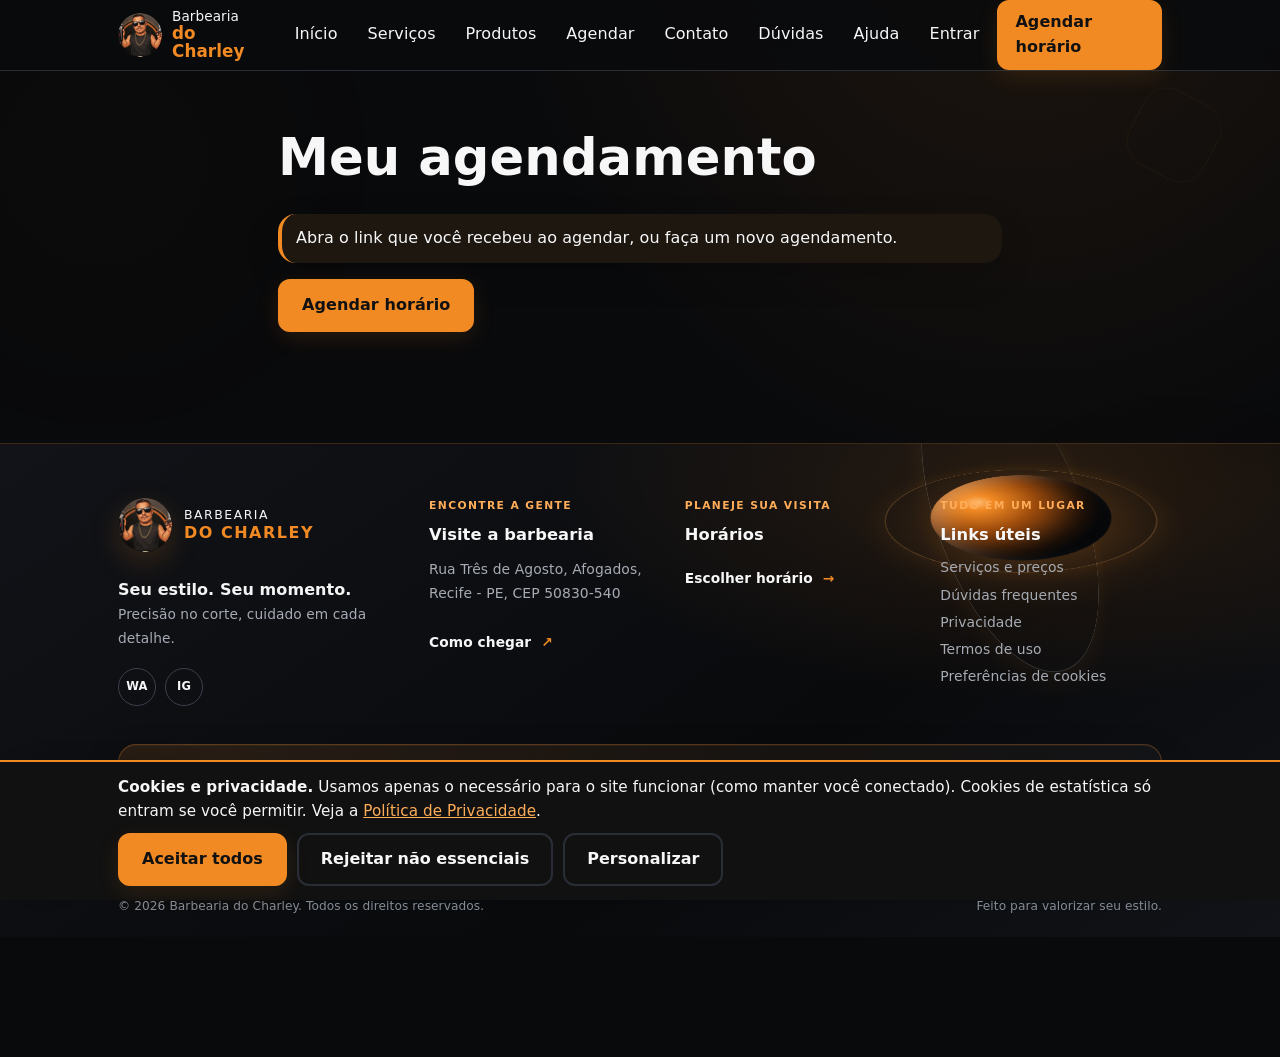
<file: charley_build/minha-reserva.html>
<!doctype html>
<html lang="pt-BR">
<head>
<meta charset="utf-8">
<meta name="viewport" content="width=device-width, initial-scale=1">
<title>Meu agendamento | Barbearia do Charley</title>
<meta name="description" content="Consulte, remarque ou cancele seu agendamento na Barbearia do Charley.">
<meta name="theme-color" content="#0b0b0b">
<meta property="og:type" content="website"><meta property="og:locale" content="pt_BR">
<meta property="og:title" content="Meu agendamento | Barbearia do Charley"><meta property="og:description" content="Consulte, remarque ou cancele seu agendamento na Barbearia do Charley.">
<meta property="og:image" content="https://barbeariadocharley.netlify.app/icons/og.jpg">
<link rel="manifest" href="manifest.webmanifest">
<link rel="icon" href="icons/icon-192.png" type="image/png">
<link rel="apple-touch-icon" href="icons/icon-192.png">
<link rel="stylesheet" href="css/style.css">
<meta name="robots" content="noindex">
</head>
<body>
<a class="sr" href="#main">Ir para o conteúdo</a>
<header id="app-header"></header>
<main id="main">

<section class="block"><div class="wrap" style="max-width:760px"><h1>Meu agendamento</h1><div id="res"></div></div></section>
</main>
<footer id="app-footer"></footer>
<script type="module" src="js/reserva.js"></script>
</body>
</html>
</file>
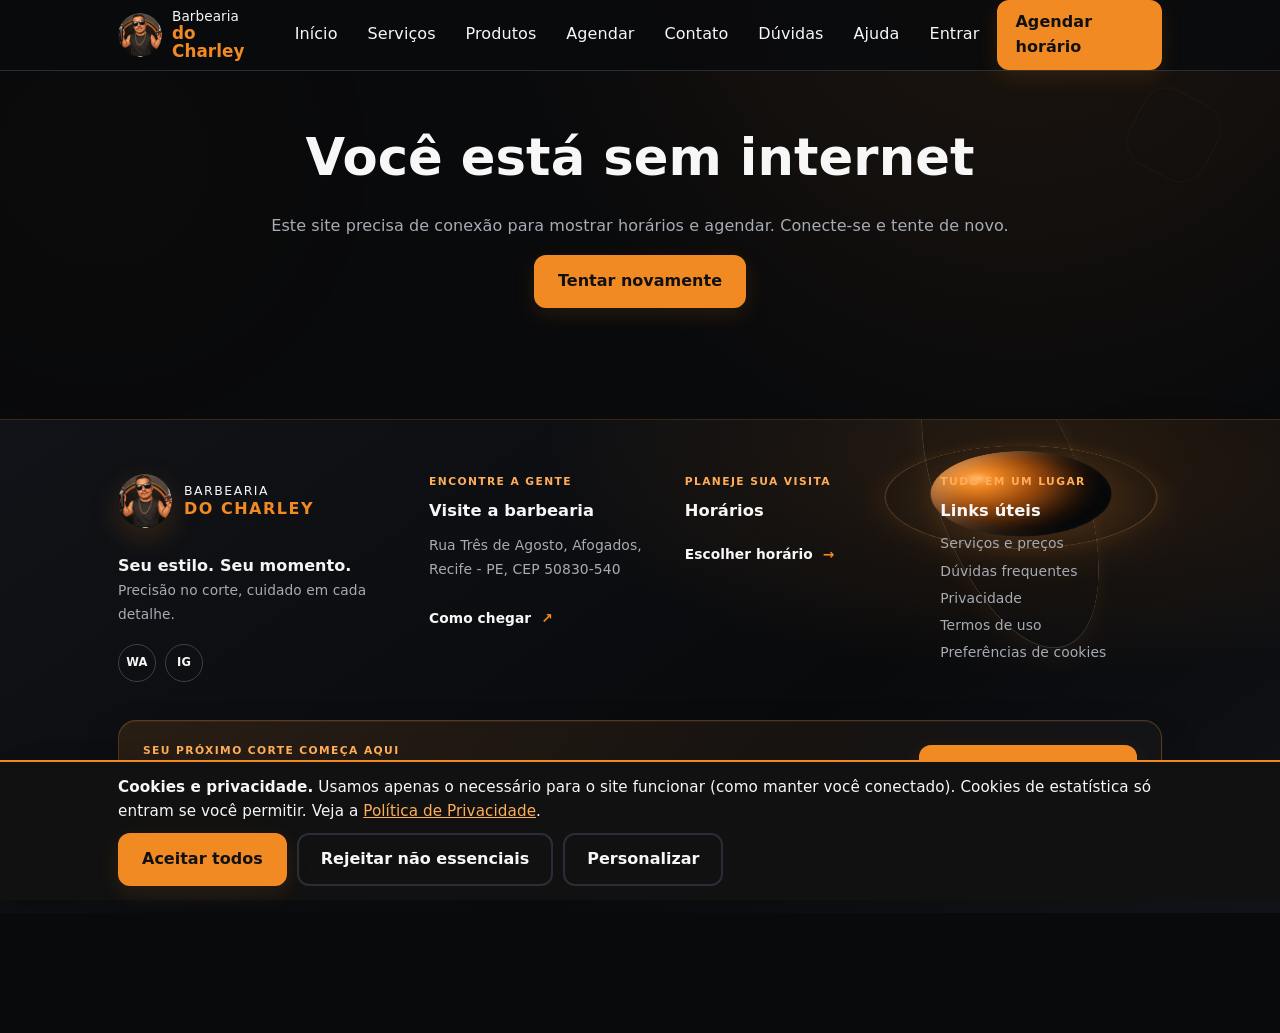
<file: charley_build/offline.html>
<!doctype html>
<html lang="pt-BR">
<head>
<meta charset="utf-8">
<meta name="viewport" content="width=device-width, initial-scale=1">
<title>Sem internet | Barbearia do Charley</title>
<meta name="description" content="Sem conexão com a internet.">
<meta name="theme-color" content="#0b0b0b">
<meta property="og:type" content="website"><meta property="og:locale" content="pt_BR">
<meta property="og:title" content="Sem internet | Barbearia do Charley"><meta property="og:description" content="Sem conexão com a internet.">
<meta property="og:image" content="https://barbeariadocharley.netlify.app/icons/og.jpg">
<link rel="manifest" href="manifest.webmanifest">
<link rel="icon" href="icons/icon-192.png" type="image/png">
<link rel="apple-touch-icon" href="icons/icon-192.png">
<link rel="stylesheet" href="css/style.css">

</head>
<body>
<a class="sr" href="#main">Ir para o conteúdo</a>
<header id="app-header"></header>
<main id="main">

<section class="block"><div class="wrap center"><h1>Você está sem internet</h1><p class="muted">Este site precisa de conexão para mostrar horários e agendar. Conecte-se e tente de novo.</p><p><button class="btn" onclick="location.reload()">Tentar novamente</button></p></div></section>
</main>
<footer id="app-footer"></footer>
<script type="module" src="js/estatico.js"></script>
</body>
</html>
</file>
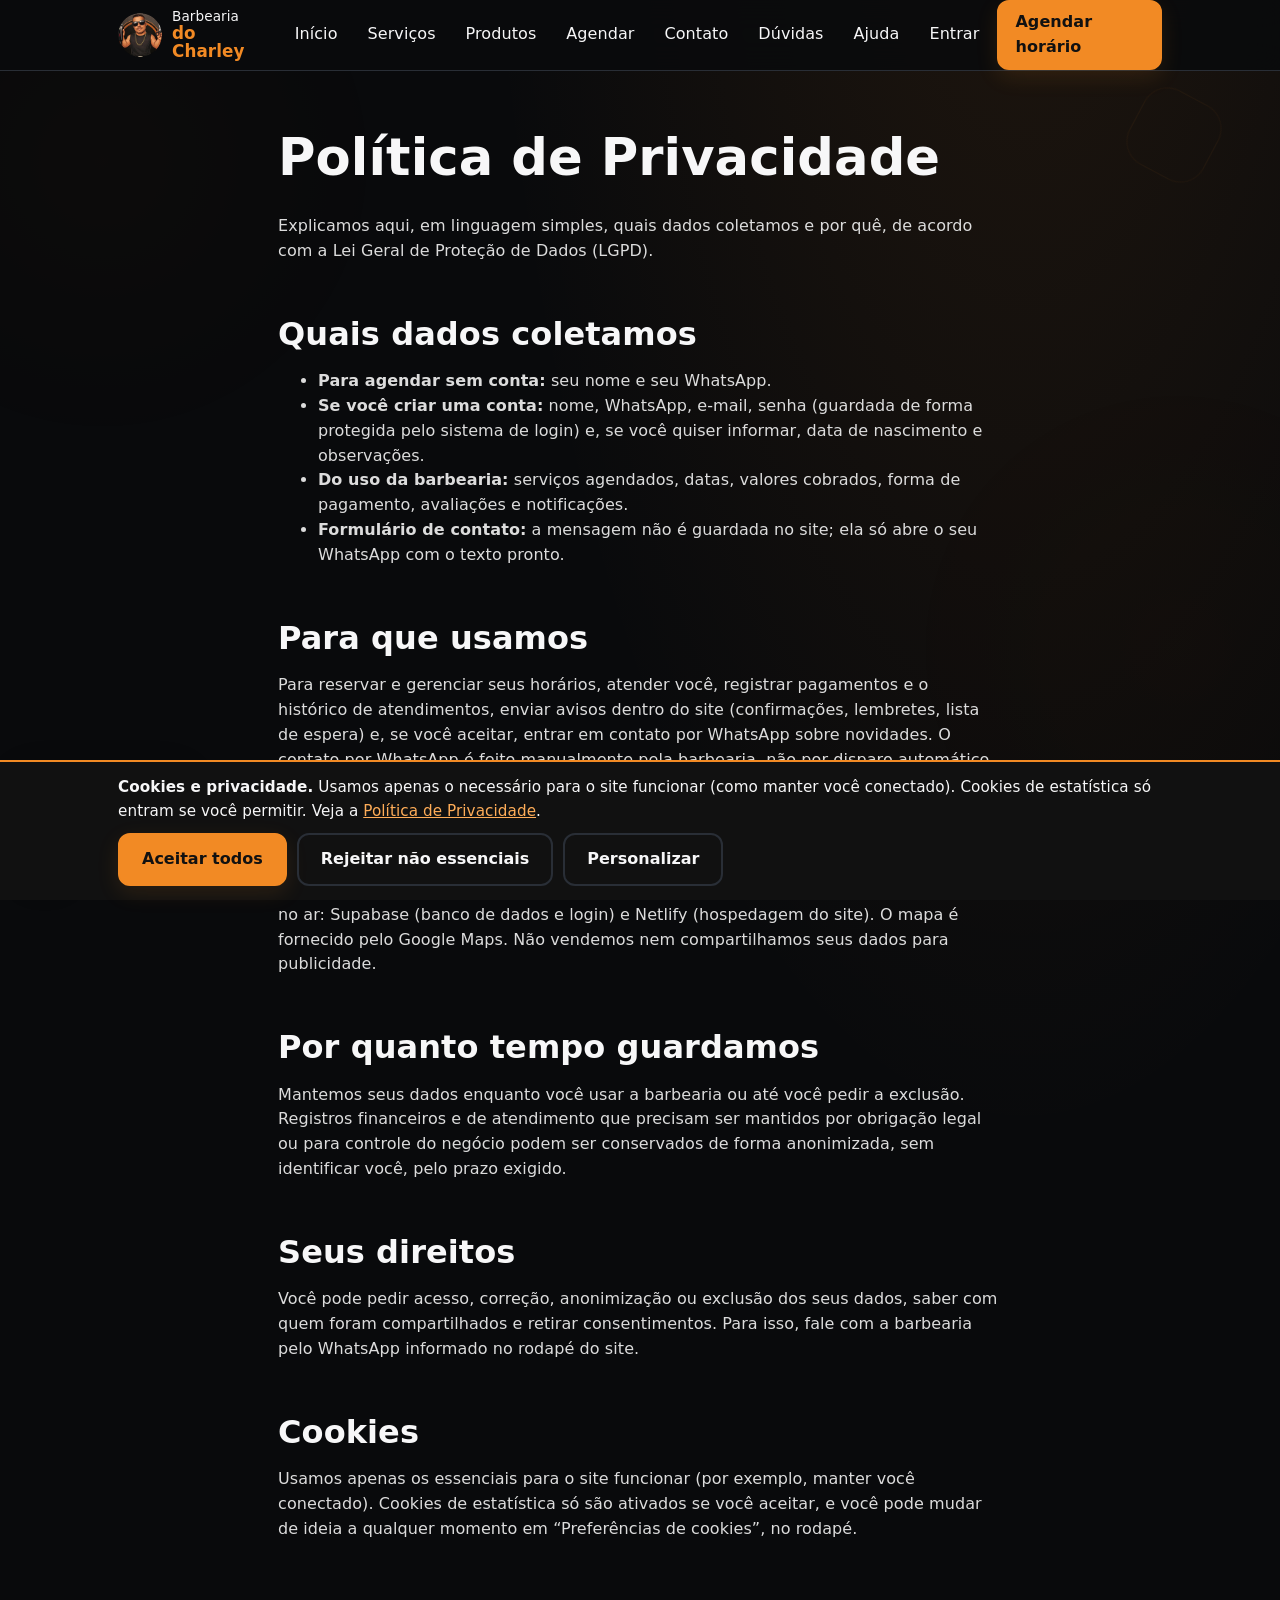
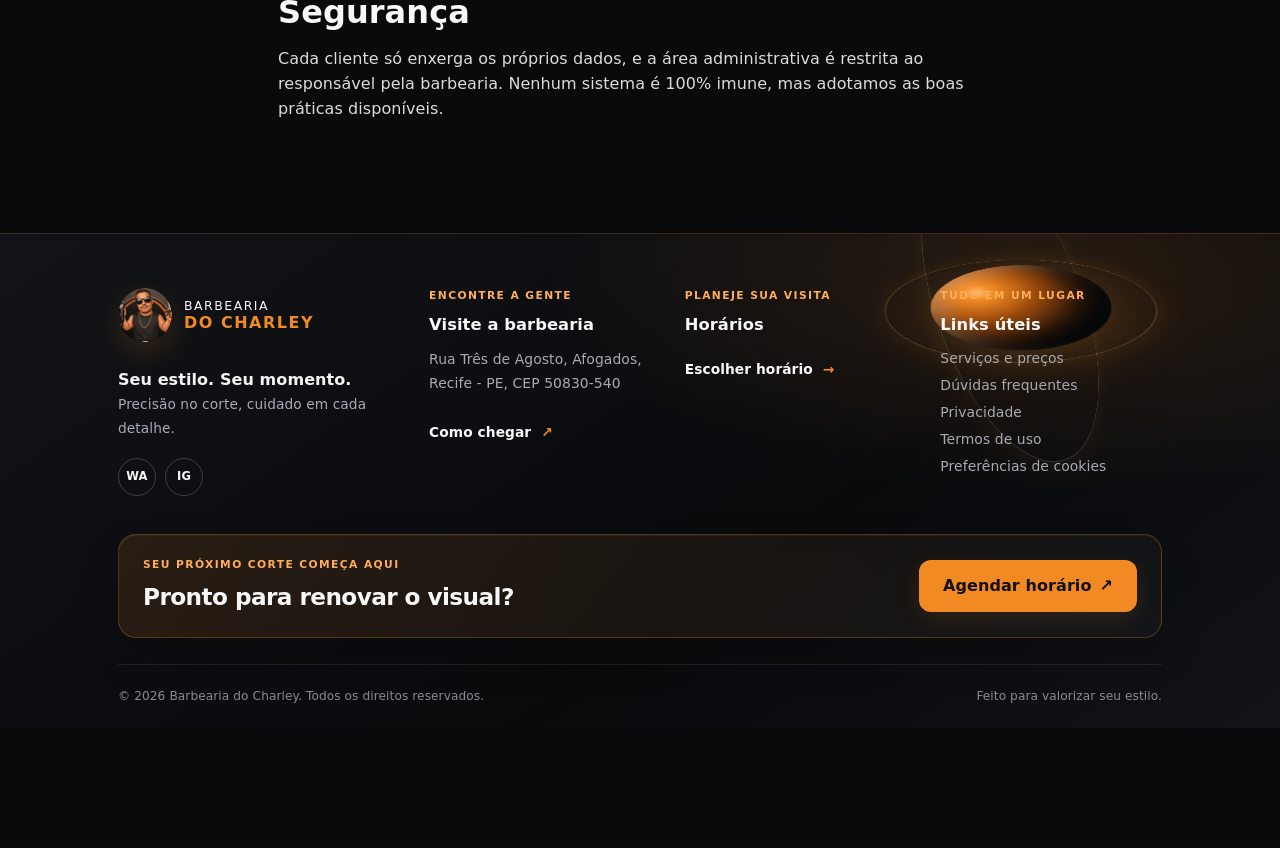
<file: charley_build/privacidade.html>
<!doctype html>
<html lang="pt-BR">
<head>
<meta charset="utf-8">
<meta name="viewport" content="width=device-width, initial-scale=1">
<title>Política de Privacidade | Barbearia do Charley</title>
<meta name="description" content="Como a Barbearia do Charley coleta, usa e protege seus dados pessoais, conforme a LGPD.">
<meta name="theme-color" content="#0b0b0b">
<meta property="og:type" content="website"><meta property="og:locale" content="pt_BR">
<meta property="og:title" content="Política de Privacidade | Barbearia do Charley"><meta property="og:description" content="Como a Barbearia do Charley coleta, usa e protege seus dados pessoais, conforme a LGPD.">
<meta property="og:image" content="https://barbeariadocharley.netlify.app/icons/og.jpg">
<link rel="manifest" href="manifest.webmanifest">
<link rel="icon" href="icons/icon-192.png" type="image/png">
<link rel="apple-touch-icon" href="icons/icon-192.png">
<link rel="stylesheet" href="css/style.css">
<meta name="robots" content="index,follow">
</head>
<body>
<a class="sr" href="#main">Ir para o conteúdo</a>
<header id="app-header"></header>
<main id="main">

<section class="block"><div class="wrap prose" style="max-width:760px">
<h1>Política de Privacidade</h1>
<p class="muted">Explicamos aqui, em linguagem simples, quais dados coletamos e por quê, de acordo com a Lei Geral de Proteção de Dados (LGPD).</p>
<h2>Quais dados coletamos</h2>
<ul><li><b>Para agendar sem conta:</b> seu nome e seu WhatsApp.</li>
<li><b>Se você criar uma conta:</b> nome, WhatsApp, e-mail, senha (guardada de forma protegida pelo sistema de login) e, se você quiser informar, data de nascimento e observações.</li>
<li><b>Do uso da barbearia:</b> serviços agendados, datas, valores cobrados, forma de pagamento, avaliações e notificações.</li>
<li><b>Formulário de contato:</b> a mensagem não é guardada no site; ela só abre o seu WhatsApp com o texto pronto.</li></ul>
<h2>Para que usamos</h2>
<p>Para reservar e gerenciar seus horários, atender você, registrar pagamentos e o histórico de atendimentos, enviar avisos dentro do site (confirmações, lembretes, lista de espera) e, se você aceitar, entrar em contato por WhatsApp sobre novidades. O contato por WhatsApp é feito manualmente pela barbearia, não por disparo automático.</p>
<h2>Com quem os dados ficam</h2>
<p>Os dados ficam guardados em serviços de infraestrutura que usamos para manter o site no ar: Supabase (banco de dados e login) e Netlify (hospedagem do site). O mapa é fornecido pelo Google Maps. Não vendemos nem compartilhamos seus dados para publicidade.</p>
<h2>Por quanto tempo guardamos</h2>
<p>Mantemos seus dados enquanto você usar a barbearia ou até você pedir a exclusão. Registros financeiros e de atendimento que precisam ser mantidos por obrigação legal ou para controle do negócio podem ser conservados de forma anonimizada, sem identificar você, pelo prazo exigido.</p>
<h2>Seus direitos</h2>
<p>Você pode pedir acesso, correção, anonimização ou exclusão dos seus dados, saber com quem foram compartilhados e retirar consentimentos. Para isso, fale com a barbearia pelo WhatsApp informado no rodapé do site.</p>
<h2>Cookies</h2>
<p>Usamos apenas os essenciais para o site funcionar (por exemplo, manter você conectado). Cookies de estatística só são ativados se você aceitar, e você pode mudar de ideia a qualquer momento em “Preferências de cookies”, no rodapé.</p>
<h2>Segurança</h2>
<p>Cada cliente só enxerga os próprios dados, e a área administrativa é restrita ao responsável pela barbearia. Nenhum sistema é 100% imune, mas adotamos as boas práticas disponíveis.</p>
</div></section>
</main>
<footer id="app-footer"></footer>
<script type="module" src="js/estatico.js"></script>
</body>
</html>
</file>
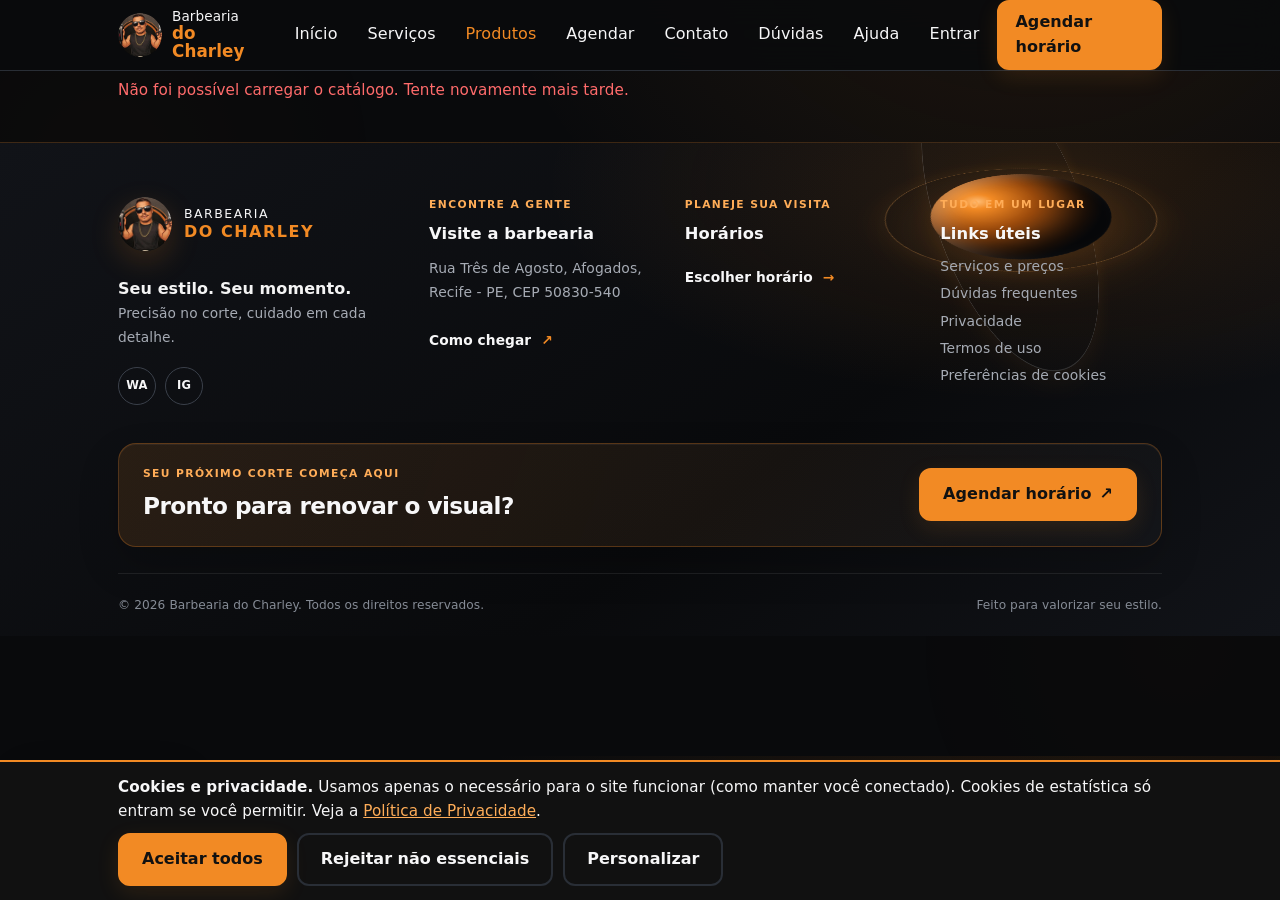
<file: charley_build/produtos.html>
<!doctype html><html lang="pt-BR"><head><meta charset="utf-8"><meta name="viewport" content="width=device-width,initial-scale=1"><title>Produtos e kits | Barbearia do Charley</title><meta name="description" content="Confira produtos e kits da Barbearia do Charley. Consulte e peça pelo WhatsApp."><meta name="theme-color" content="#0b0b0b"><link rel="icon" href="icons/icon-192.png"><link rel="manifest" href="manifest.webmanifest"><link rel="stylesheet" href="css/style.css"></head><body><header id="app-header"></header><main class="wrap page" id="catalogo"><p class="loading">Carregando catálogo…</p></main><footer id="app-footer"></footer><script type="module" src="js/catalogo.js"></script></body></html>
</file>
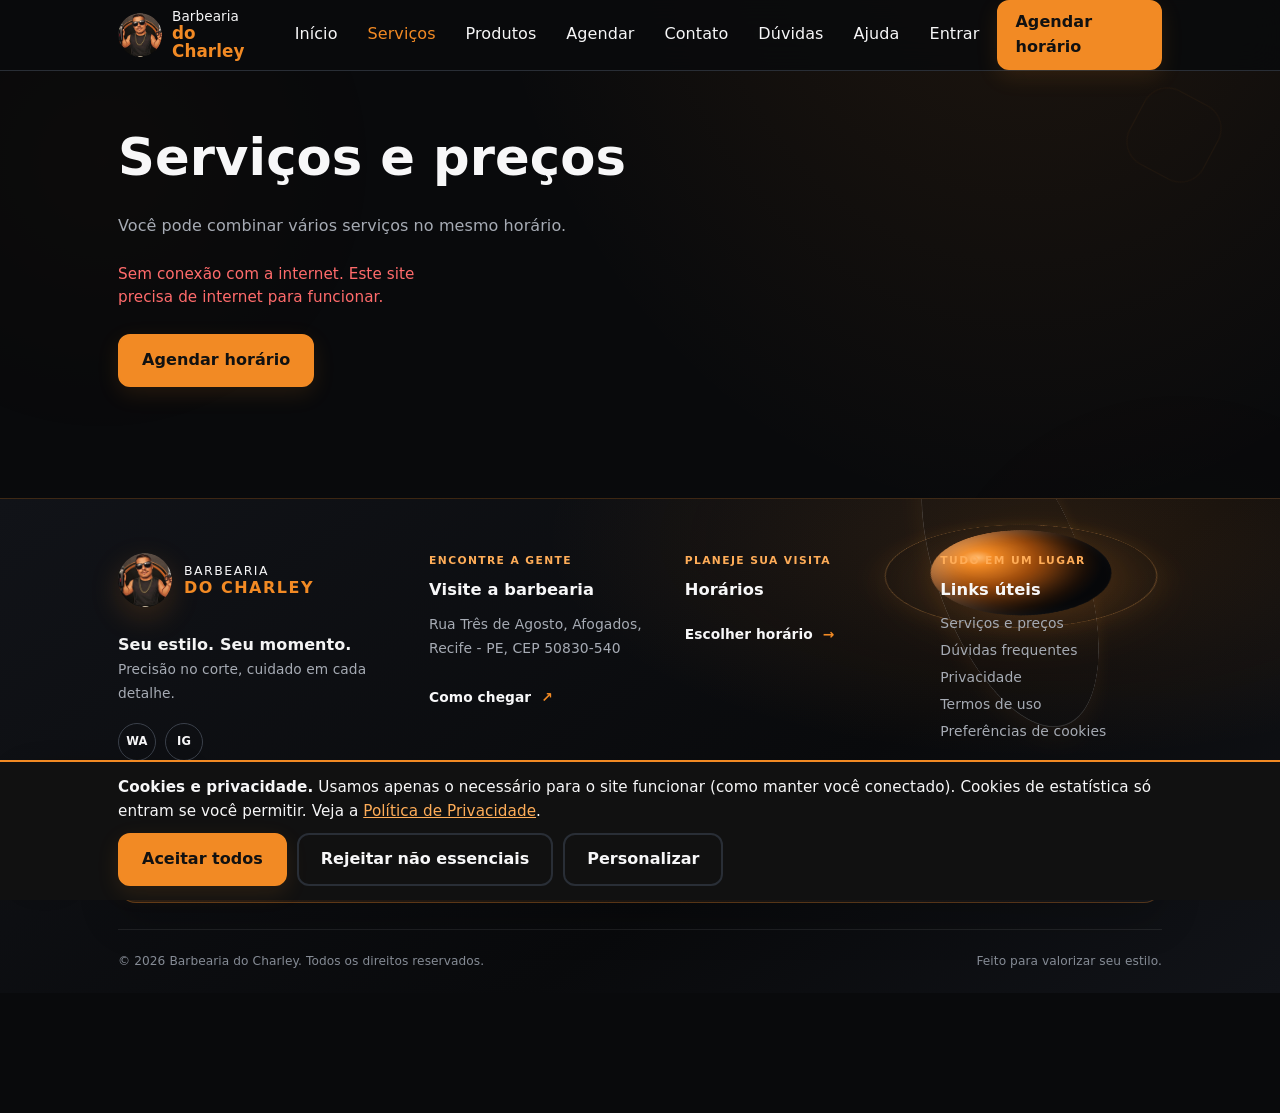
<file: charley_build/servicos.html>
<!doctype html>
<html lang="pt-BR">
<head>
<meta charset="utf-8">
<meta name="viewport" content="width=device-width, initial-scale=1">
<title>Serviços e preços | Barbearia do Charley</title>
<meta name="description" content="Corte, barba, sobrancelha, acabamento, progressiva, luzes, platinado e pigmentação. Veja duração e preço de cada serviço.">
<meta name="theme-color" content="#0b0b0b">
<meta property="og:type" content="website"><meta property="og:locale" content="pt_BR">
<meta property="og:title" content="Serviços e preços | Barbearia do Charley"><meta property="og:description" content="Corte, barba, sobrancelha, acabamento, progressiva, luzes, platinado e pigmentação. Veja duração e preço de cada serviço.">
<meta property="og:image" content="https://barbeariadocharley.netlify.app/icons/og.jpg">
<link rel="manifest" href="manifest.webmanifest">
<link rel="icon" href="icons/icon-192.png" type="image/png">
<link rel="apple-touch-icon" href="icons/icon-192.png">
<link rel="stylesheet" href="css/style.css">

</head>
<body>
<a class="sr" href="#main">Ir para o conteúdo</a>
<header id="app-header"></header>
<main id="main">

<section class="block"><div class="wrap">
  <h1>Serviços e preços</h1>
  <p class="muted">Você pode combinar vários serviços no mesmo horário.</p>
  <div class="grid" id="svc-list"><p class="loading"><span class="spin"></span>Carregando…</p></div>
  <p class="notice" id="svc-note" hidden><b>“A partir de”:</b> o preço final dos serviços químicos é definido pelo Charley na avaliação presencial. Luzes + corte e Platinado + corte já incluem o corte.</p>
  <p><a class="btn" href="agendar.html">Agendar horário</a></p>
</div></section>
</main>
<footer id="app-footer"></footer>
<script type="module" src="js/servicos.js"></script>
</body>
</html>
</file>
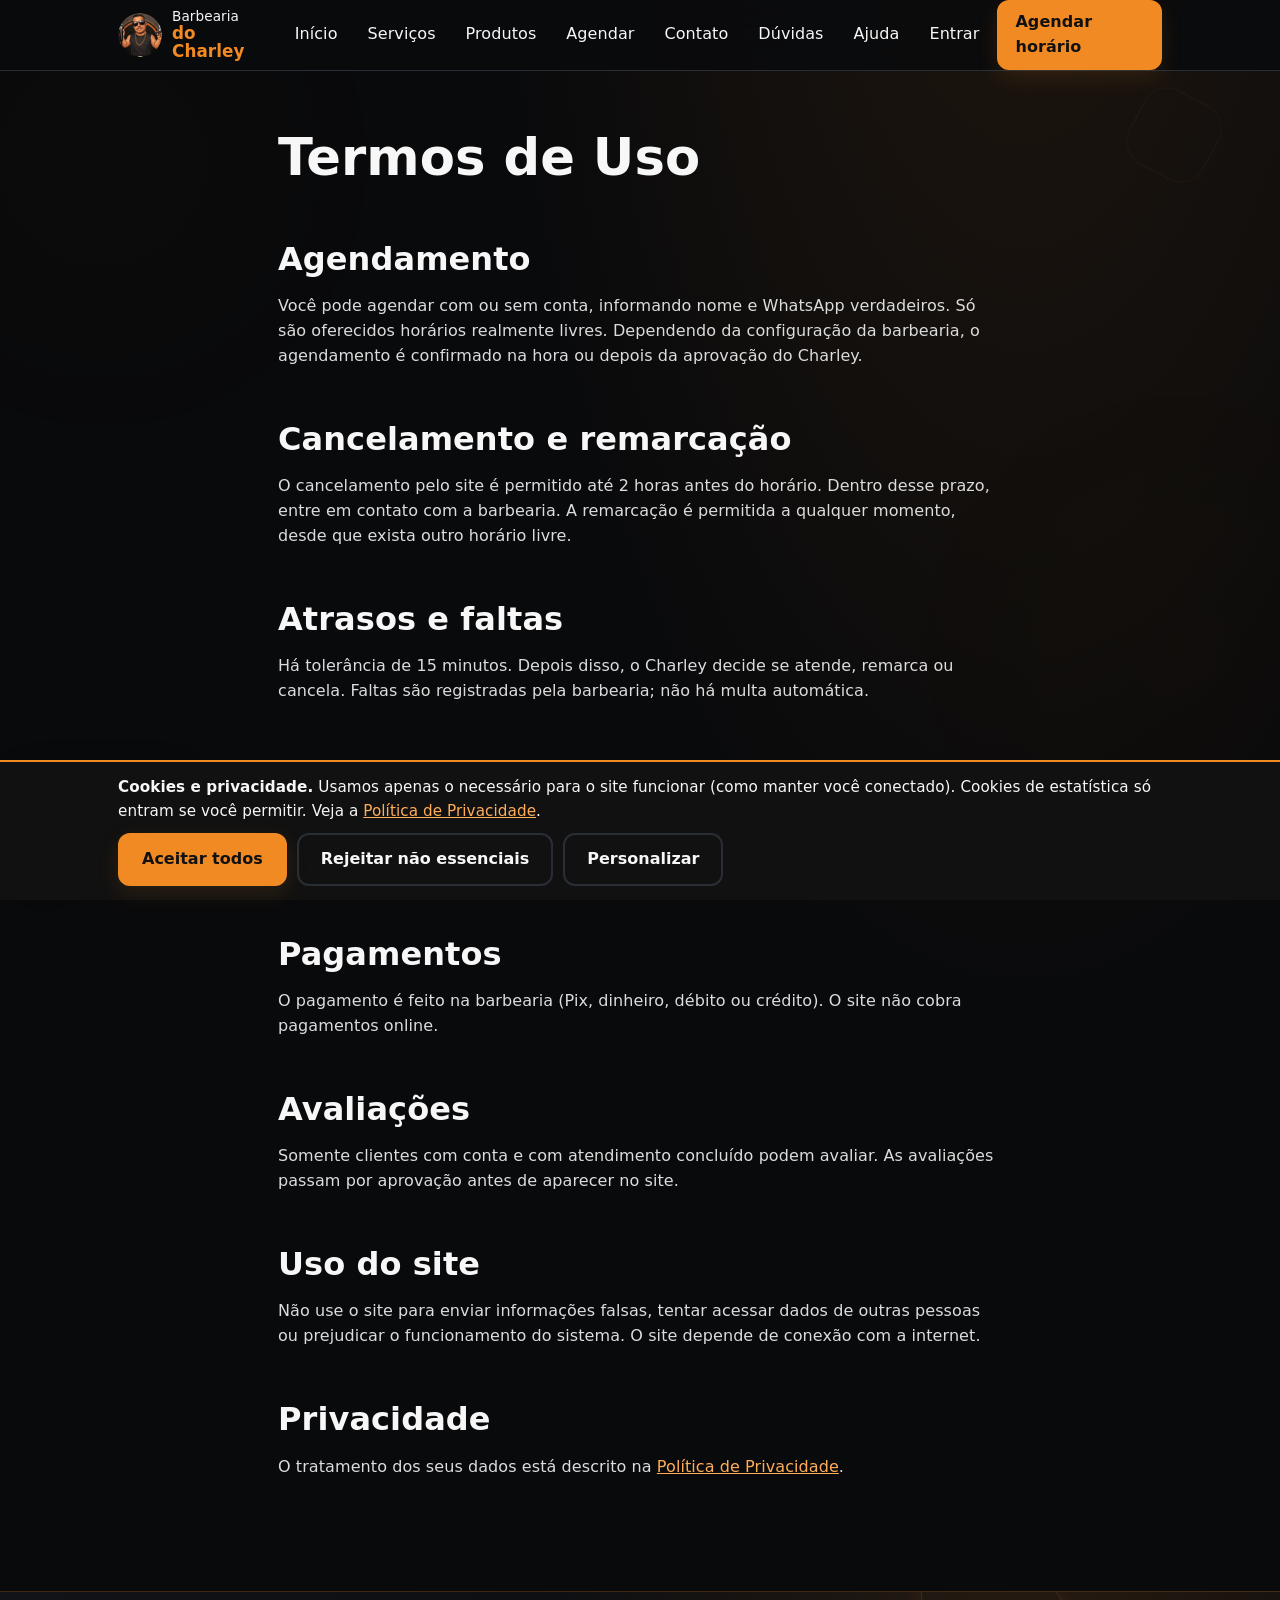
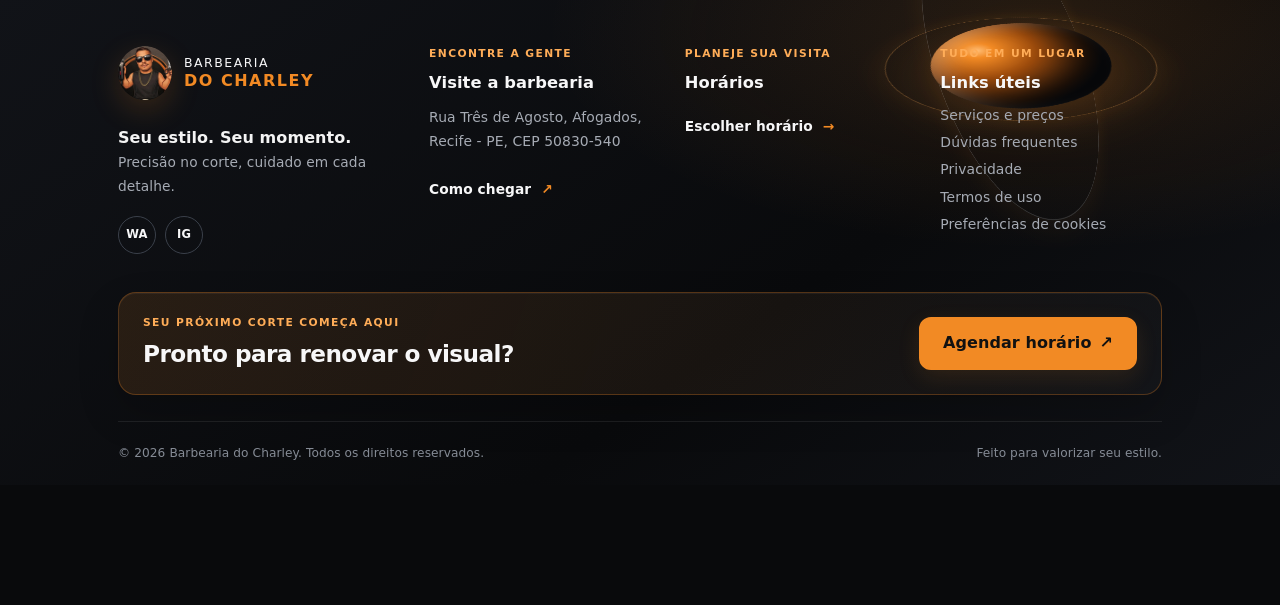
<file: charley_build/termos.html>
<!doctype html>
<html lang="pt-BR">
<head>
<meta charset="utf-8">
<meta name="viewport" content="width=device-width, initial-scale=1">
<title>Termos de Uso | Barbearia do Charley</title>
<meta name="description" content="Regras de uso do site e do agendamento online da Barbearia do Charley.">
<meta name="theme-color" content="#0b0b0b">
<meta property="og:type" content="website"><meta property="og:locale" content="pt_BR">
<meta property="og:title" content="Termos de Uso | Barbearia do Charley"><meta property="og:description" content="Regras de uso do site e do agendamento online da Barbearia do Charley.">
<meta property="og:image" content="https://barbeariadocharley.netlify.app/icons/og.jpg">
<link rel="manifest" href="manifest.webmanifest">
<link rel="icon" href="icons/icon-192.png" type="image/png">
<link rel="apple-touch-icon" href="icons/icon-192.png">
<link rel="stylesheet" href="css/style.css">

</head>
<body>
<a class="sr" href="#main">Ir para o conteúdo</a>
<header id="app-header"></header>
<main id="main">

<section class="block"><div class="wrap prose" style="max-width:760px">
<h1>Termos de Uso</h1>
<h2>Agendamento</h2>
<p>Você pode agendar com ou sem conta, informando nome e WhatsApp verdadeiros. Só são oferecidos horários realmente livres. Dependendo da configuração da barbearia, o agendamento é confirmado na hora ou depois da aprovação do Charley.</p>
<h2>Cancelamento e remarcação</h2>
<p>O cancelamento pelo site é permitido até 2 horas antes do horário. Dentro desse prazo, entre em contato com a barbearia. A remarcação é permitida a qualquer momento, desde que exista outro horário livre.</p>
<h2>Atrasos e faltas</h2>
<p>Há tolerância de 15 minutos. Depois disso, o Charley decide se atende, remarca ou cancela. Faltas são registradas pela barbearia; não há multa automática.</p>
<h2>Preços</h2>
<p>Os preços exibidos podem mudar. Serviços químicos (progressiva, luzes e platinado) têm preço estimado, indicado como “a partir de”, e o valor final é definido pelo Charley na avaliação presencial.</p>
<h2>Pagamentos</h2>
<p>O pagamento é feito na barbearia (Pix, dinheiro, débito ou crédito). O site não cobra pagamentos online.</p>
<h2>Avaliações</h2>
<p>Somente clientes com conta e com atendimento concluído podem avaliar. As avaliações passam por aprovação antes de aparecer no site.</p>
<h2>Uso do site</h2>
<p>Não use o site para enviar informações falsas, tentar acessar dados de outras pessoas ou prejudicar o funcionamento do sistema. O site depende de conexão com a internet.</p>
<h2>Privacidade</h2>
<p>O tratamento dos seus dados está descrito na <a href="privacidade.html">Política de Privacidade</a>.</p>
</div></section>
</main>
<footer id="app-footer"></footer>
<script type="module" src="js/estatico.js"></script>
</body>
</html>
</file>
<file: charley_build/css/style.css>
:root{
  --bg:#0b0b0b; --bg2:#141414; --card:#1b1b1b; --line:#2c2c2c;
  --text:#f4f4f4; --muted:#b5b5b5; --orange:#ff7a1a; --orange2:#ff9a4d; --ok:#4cc38a; --bad:#ff6b6b; --warn:#ffd166;
  --r:14px; --max:1080px;
}
*{box-sizing:border-box}
html{scroll-behavior:smooth}
body{margin:0;background:var(--bg);color:var(--text);font:16px/1.55 system-ui,-apple-system,"Segoe UI",Roboto,Arial,sans-serif;-webkit-text-size-adjust:100%}
img{max-width:100%;height:auto}
a{color:var(--orange2)}
a:focus-visible,button:focus-visible,input:focus-visible,select:focus-visible,textarea:focus-visible{outline:3px solid var(--orange);outline-offset:2px}
h1,h2,h3{line-height:1.2;margin:0 0 .5em}
h1{font-size:clamp(2rem,6vw,3.2rem)} h2{font-size:clamp(1.5rem,4vw,2rem)} h3{font-size:1.1rem}
.wrap{max-width:var(--max);margin:0 auto;padding:0 18px}
.muted{color:var(--muted)} .center{text-align:center}
.plain{list-style:none;margin:0;padding:0} .plain li{margin:.25em 0}
section.block{padding:56px 0} section.alt{background:var(--bg2)}
.sr{position:absolute;left:-9999px}

/* cabeçalho */
header#app-header{position:sticky;top:0;z-index:50;background:rgba(11,11,11,.96);border-bottom:1px solid var(--line);backdrop-filter:blur(6px)}
.bar{display:flex;align-items:center;justify-content:space-between;gap:12px;min-height:64px}
.brand{display:flex;align-items:center;gap:10px;color:var(--text);text-decoration:none;line-height:1.1;font-size:.85rem}
.brand b{color:var(--orange);font-size:1.05rem}
.mark{width:44px;height:44px;border-radius:50%;object-fit:cover;flex:none}
nav#main-nav{display:flex;align-items:center;gap:6px}
nav#main-nav a:not(.btn){color:var(--text);text-decoration:none;padding:10px 12px;border-radius:10px}
nav#main-nav a:not(.btn):hover,nav#main-nav a[aria-current]{color:var(--orange)}
.menu-btn{display:none;background:none;border:1px solid var(--line);color:var(--text);font-size:1.4rem;border-radius:10px;min-width:48px;min-height:48px}
@media(max-width:760px){
  .menu-btn{display:block}
  nav#main-nav{display:none;position:absolute;left:0;right:0;top:64px;flex-direction:column;align-items:stretch;background:var(--bg);padding:12px 18px 18px;border-bottom:1px solid var(--line)}
  nav#main-nav.open{display:flex}
  nav#main-nav a{padding:14px 12px!important;text-align:center}
}

/* botões e campos */
.btn{display:inline-flex;align-items:center;justify-content:center;gap:8px;min-height:48px;padding:12px 22px;border-radius:12px;border:2px solid var(--orange);background:var(--orange);color:#111;font:inherit;font-weight:700;text-decoration:none;cursor:pointer}
.btn:hover{background:var(--orange2);border-color:var(--orange2)}
.btn.ghost{background:transparent;color:var(--text);border-color:var(--line)} .btn.ghost:hover{border-color:var(--orange);color:var(--orange)}
.btn.small{min-height:40px;padding:8px 16px}
.btn[disabled]{opacity:.5;cursor:not-allowed}
.row{display:flex;flex-wrap:wrap;gap:10px} .row.end{justify-content:flex-end}
label{display:block;font-weight:600;margin:14px 0 6px}
input,select,textarea{width:100%;min-height:48px;padding:12px 14px;border-radius:12px;border:1px solid #444;background:#101010;color:var(--text);font:inherit}
textarea{min-height:100px}
.check{display:flex;align-items:center;gap:10px;font-weight:400;margin:8px 0} .check input{width:22px;height:22px;min-height:0}
.hint{font-size:.9rem;color:var(--muted);margin:4px 0 0}
.err{color:var(--bad);font-size:.95rem;margin:8px 0}

/* cartões */
.card{background:var(--card);border:1px solid var(--line);border-radius:var(--r);padding:18px}
.grid{display:grid;gap:14px;grid-template-columns:repeat(auto-fill,minmax(260px,1fr))}
.badge{display:inline-block;padding:2px 10px;border-radius:99px;font-size:.8rem;font-weight:700;background:#2a2a2a;color:var(--muted)}
.badge.ok{background:#16382b;color:var(--ok)} .badge.warn{background:#3b3212;color:var(--warn)} .badge.bad{background:#3d1b1b;color:var(--bad)}
.price{color:var(--orange);font-weight:800;text-align:right;min-width:5.5em}

/* herói */
.hero{padding:64px 0 56px;background:radial-gradient(1200px 400px at 80% -10%,rgba(255,122,26,.22),transparent),var(--bg)}
.hero p{max-width:34em;color:var(--muted);font-size:1.1rem}
.hero .row{margin-top:22px}
.kicker{color:var(--orange);font-weight:700;letter-spacing:.12em;text-transform:uppercase;font-size:.8rem}

/* serviços */
.svc{display:flex;gap:12px;justify-content:space-between;align-items:flex-start}
.svc h3{margin:0 0 4px} .svc p{margin:0;color:var(--muted);font-size:.95rem}
.svc.pick{cursor:pointer;border-width:2px} .svc.pick.on{border-color:var(--orange);background:#241a12} .svc.pick.off{opacity:.45;cursor:not-allowed}
.svc.pick input{width:24px;height:24px;min-height:0;margin-top:3px;flex:none}

/* agendamento */
.steps{counter-reset:s}
.step{margin:0 0 30px}
.step>h2{display:flex;align-items:center;gap:10px;font-size:1.3rem}
.step>h2::before{counter-increment:s;content:counter(s);display:grid;place-items:center;width:34px;height:34px;border-radius:50%;background:var(--orange);color:#111;font-weight:800;flex:none}
.slots{display:grid;grid-template-columns:repeat(auto-fill,minmax(84px,1fr));gap:8px;margin-top:12px}
.slot{min-height:48px;border-radius:10px;border:1px solid #444;background:#101010;color:var(--text);font:inherit;font-weight:700;cursor:pointer}
.slot:hover{border-color:var(--orange)} .slot[aria-pressed=true]{background:var(--orange);color:#111;border-color:var(--orange)}
.summary{background:#101010;border:1px solid var(--orange);border-radius:var(--r);padding:14px 16px;margin:18px 0;}
.summary dl{display:grid;grid-template-columns:auto 1fr;gap:4px 14px;margin:0} .summary dt{color:var(--muted)} .summary dd{margin:0;text-align:right;font-weight:600}
.notice{border-left:4px solid var(--orange);background:#1d1710;padding:12px 14px;border-radius:8px;margin:14px 0}
.ok-box{border:1px solid var(--ok);background:#0f2219;border-radius:var(--r);padding:20px}

/* tabelas simples */
table.t{width:100%;border-collapse:collapse} table.t th,table.t td{padding:10px 8px;border-bottom:1px solid var(--line);text-align:left}
details{background:var(--card);border:1px solid var(--line);border-radius:12px;padding:14px 16px;margin:10px 0}
summary{cursor:pointer;font-weight:700}

/* rodapé */
footer#app-footer{background:#080808;border-top:1px solid var(--line);padding:36px 0 90px;margin-top:0}
.foot{display:grid;gap:24px;grid-template-columns:repeat(auto-fit,minmax(220px,1fr))}
.copy{text-align:center;color:var(--muted);font-size:.85rem;margin:26px 18px 0}

/* WhatsApp flutuante, avisos */
.wa-float{position:fixed;left:16px;bottom:16px;z-index:60;width:58px;height:58px;border-radius:50%;background:#25d366;color:#fff;display:grid;place-items:center;box-shadow:0 6px 18px rgba(0,0,0,.5)}
#toasts{position:fixed;left:50%;transform:translateX(-50%);bottom:90px;z-index:90;display:grid;gap:8px;width:min(92vw,420px)}
.toast{background:#222;border:1px solid var(--line);border-left:4px solid var(--orange);padding:12px 14px;border-radius:10px}
.toast.error{border-left-color:var(--bad)} .toast.success{border-left-color:var(--ok)}
dialog.dlg{background:var(--card);color:var(--text);border:1px solid var(--line);border-radius:var(--r);max-width:min(92vw,420px)} dialog::backdrop{background:rgba(0,0,0,.7)}
#cookie-box{position:fixed;left:0;right:0;bottom:0;z-index:100;background:#111;border-top:2px solid var(--orange);padding:14px 0}
.cookie-in{max-width:var(--max);margin:0 auto;padding:0 18px} .cookie-in p{margin:0 0 10px;font-size:.95rem}
.loading,.empty{padding:24px;text-align:center;color:var(--muted)}
.spin{display:inline-block;width:18px;height:18px;border:3px solid #444;border-top-color:var(--orange);border-radius:50%;animation:sp 1s linear infinite;vertical-align:-3px;margin-right:8px}
@keyframes sp{to{transform:rotate(360deg)}}
@media (prefers-reduced-motion:reduce){*{animation:none!important;scroll-behavior:auto!important}}
.map{width:100%;height:320px;border:0;border-radius:var(--r);filter:grayscale(.2) contrast(1.05)}
.prose h2{margin-top:1.6em} .prose p,.prose li{color:#dcdcdc}

.hero .wrap{display:grid;gap:28px;align-items:center}
.hero-logo{width:min(78vw,340px);height:auto;border-radius:24px;justify-self:center;box-shadow:0 10px 40px rgba(0,0,0,.6)}
@media(min-width:820px){.hero .wrap{grid-template-columns:1.2fr .8fr}.hero-logo{width:380px}}

/* painel do Charley */
.adm-bar{display:flex;gap:10px;align-items:center;justify-content:space-between;flex-wrap:wrap;padding:12px 18px;border-bottom:1px solid var(--line);background:#0e0e0e;position:sticky;top:0;z-index:50}
.adm-tabs{display:flex;gap:6px;overflow-x:auto;padding:10px 18px;border-bottom:1px solid var(--line);background:#0e0e0e;position:sticky;top:64px;z-index:49}
.adm-tabs a{white-space:nowrap;padding:10px 16px;border-radius:10px;color:var(--text);text-decoration:none;border:1px solid var(--line)}
.adm-tabs a[aria-current]{background:var(--orange);color:#111;border-color:var(--orange);font-weight:700}
.adm-wrap{max-width:1180px;margin:0 auto;padding:18px}
.stats{display:grid;grid-template-columns:repeat(auto-fit,minmax(150px,1fr));gap:10px;margin:12px 0}
.stat{background:var(--card);border:1px solid var(--line);border-radius:12px;padding:12px 14px}.stat b{display:block;font-size:1.4rem;color:var(--orange)}
.ap{border-left:4px solid var(--line)}.ap.confirmed{border-left-color:var(--ok)}.ap.pending{border-left-color:var(--warn)}.ap.cancelled,.ap.no_show{border-left-color:var(--bad);opacity:.7}.ap.completed{border-left-color:#6aa9ff}
.ap .t{font-size:1.15rem;font-weight:800}
.cal{display:grid;grid-template-columns:repeat(7,1fr);gap:6px}.cal .d{min-height:64px;border:1px solid var(--line);border-radius:10px;padding:6px;background:var(--card);cursor:pointer;font-size:.85rem}
.cal .d.today{border-color:var(--orange)}.cal .d.off{opacity:.45}.cal .h{text-align:center;color:var(--muted);font-size:.8rem}.cal .n{display:inline-block;background:var(--orange);color:#111;border-radius:99px;padding:0 8px;font-weight:800;margin-top:4px}
.week{display:grid;gap:8px}@media(min-width:900px){.week{grid-template-columns:repeat(7,1fr)}}
.week .col{background:var(--card);border:1px solid var(--line);border-radius:12px;padding:10px;min-height:90px}.week .it{font-size:.85rem;margin:6px 0;padding:6px;border-radius:8px;background:#101010;cursor:pointer}
dialog.big{max-width:min(94vw,560px);width:100%;max-height:92vh;overflow:auto}
.mini{font-size:.85rem}
.tbl-scroll{overflow-x:auto}

.cap::first-letter{text-transform:uppercase}

/* Complementos do painel e catálogo */
.adm-tabs{overflow-x:auto;flex-wrap:nowrap;white-space:nowrap;scrollbar-width:thin}
.adm-tabs a{flex:0 0 auto}
.product-card{overflow:hidden;display:flex;flex-direction:column;gap:12px}
.product-card>img{width:100%;aspect-ratio:4/3;object-fit:cover;border-radius:10px;background:#171717}
.product-card h2{margin:6px 0;font-size:1.2rem}
.product-card .price{display:block;margin:8px 0;color:var(--orange)}

/* Indicadores e estados dos módulos administrativos */
.progress{height:10px;background:#252525;border:1px solid var(--line);border-radius:99px;overflow:hidden;margin:10px 0 4px}
.progress span{display:block;height:100%;background:var(--orange);border-radius:99px;transition:width .25s ease}
.notice.error{border-color:var(--bad);color:var(--text)}


/* CHARLEY EXPERIENCE — motion leve, mobile-first e sem bibliotecas externas */
:root{--orange:#f28a24;--ink:#080808}
.orange-text{color:var(--orange);text-shadow:0 8px 34px rgba(242,138,36,.16)}
.hero{position:relative;overflow:hidden;background:radial-gradient(ellipse at 78% 45%,rgba(242,138,36,.10),transparent 42%),linear-gradient(135deg,#080808,#111 62%,#090909)}
.hero .wrap{min-height:560px;padding-top:54px;padding-bottom:54px}
.hero h1{font-size:clamp(2.8rem,8vw,5.7rem);line-height:.98;letter-spacing:-.055em;margin:12px 0 20px}
.hero-copy>p:not(.kicker){max-width:560px;font-size:1.08rem;color:#d0d0d0;line-height:1.7}
.hero-stage{position:relative;min-height:330px;display:grid;place-items:center;perspective:900px;isolation:isolate}
.hero-glow{position:absolute;width:min(72vw,340px);aspect-ratio:1;border-radius:50%;background:radial-gradient(circle,rgba(242,138,36,.24),rgba(242,138,36,.04) 48%,transparent 72%);filter:blur(12px)}
.hero-object{position:relative;z-index:2;transform:rotateY(-9deg) rotateX(3deg);filter:drop-shadow(0 25px 30px rgba(0,0,0,.65));animation:charleyFloat 7s ease-in-out infinite}
.hero-logo{width:min(70vw,310px);border:1px solid rgba(242,138,36,.25);box-shadow:0 22px 60px rgba(0,0,0,.55),0 0 45px rgba(242,138,36,.10)}
.hero-orbit{position:absolute;border:1px solid rgba(242,138,36,.28);border-radius:50%;width:min(78vw,370px);aspect-ratio:1;transform:rotateX(68deg) rotateZ(-22deg)}
.orbit-two{width:min(90vw,430px);transform:rotateX(72deg) rotateZ(38deg);border-color:rgba(255,255,255,.12)}
.hero-chip{position:absolute;z-index:3;bottom:8%;right:0;background:rgba(16,16,16,.82);border:1px solid rgba(242,138,36,.35);padding:9px 13px;border-radius:99px;font-size:.65rem;letter-spacing:.15em;color:#eee;backdrop-filter:blur(8px)}
@keyframes charleyFloat{0%,100%{transform:translateY(0) rotateY(-9deg) rotateX(3deg)}50%{transform:translateY(-10px) rotateY(-5deg) rotateX(1deg)}}
.help-teaser{background:linear-gradient(110deg,#151515,#0b0b0b);border-block:1px solid #292929}
.help-teaser-inner{display:flex;align-items:center;justify-content:space-between;gap:22px}
.help-teaser h2{max-width:620px;margin:4px 0 8px}.help-teaser p{max-width:600px}
.help-hero{padding:50px 0 38px;overflow:hidden;background:radial-gradient(ellipse at 80% 50%,rgba(242,138,36,.14),transparent 45%),#090909}
.help-hero-grid{display:grid;align-items:center;gap:20px}.help-hero h1{font-size:clamp(2.7rem,8vw,5rem);line-height:.98;letter-spacing:-.05em;margin:10px 0 16px}.lead{font-size:1.05rem;color:#ccc;max-width:540px;line-height:1.7}
.help-orbit{height:260px;position:relative;display:grid;place-items:center;perspective:700px}.orbit-ring{position:absolute;width:230px;height:230px;border:1px solid rgba(242,138,36,.25);border-radius:50%;transform:rotateX(68deg) rotateZ(25deg)}.ring-two{width:190px;height:190px;transform:rotateX(70deg) rotateZ(-35deg);border-color:rgba(255,255,255,.15)}.orbit-chair{width:150px;filter:drop-shadow(0 18px 22px #000);transform:rotateY(-12deg);animation:charleyFloat 7s ease-in-out infinite}.orbit-dot{position:absolute;width:9px;height:9px;border-radius:50%;background:var(--orange);box-shadow:0 0 18px var(--orange)}.dot-a{top:26%;right:20%}.dot-b{bottom:20%;left:22%;width:6px;height:6px}
.help-choices h2{margin-top:4px}.help-grid{display:grid;grid-template-columns:1fr;gap:12px;margin-top:22px}.help-card{display:flex;flex-direction:column;gap:10px;min-height:190px;padding:20px;border:1px solid #303030;border-radius:18px;background:linear-gradient(145deg,#191919,#101010);color:var(--text);text-decoration:none;transition:transform .22s ease,border-color .22s ease,background .22s ease}.help-card:active{transform:scale(.985)}.help-card:hover{border-color:var(--orange);transform:translateY(-3px)}.help-icon{display:grid;place-items:center;width:42px;height:42px;border-radius:13px;background:rgba(242,138,36,.12);color:var(--orange);font-size:1.4rem}.help-card b{font-size:1.1rem}.help-card>span:not(.help-icon){color:#aaa;font-size:.92rem;line-height:1.5}.help-card em{font-style:normal;color:var(--orange);font-weight:700;margin-top:auto}.help-card em i{font-style:normal;margin-left:6px}
.tutorial-layout{display:grid;gap:26px;align-items:center}.step-list{display:grid;gap:16px;margin:24px 0}.step{display:flex;gap:14px;align-items:flex-start}.step>b{flex:0 0 38px;height:38px;display:grid;place-items:center;border-radius:12px;background:rgba(242,138,36,.13);color:var(--orange)}.step span{display:grid;gap:4px}.step small{color:#aaa;line-height:1.5}.tutorial-visual{min-height:300px;display:grid;place-items:center;border:1px solid #282828;border-radius:22px;background:radial-gradient(circle at 50% 40%,rgba(242,138,36,.12),transparent 55%),#101010;overflow:hidden}.phone{width:190px;height:285px;padding:8px;border:2px solid #555;border-radius:28px;background:#080808;box-shadow:0 25px 50px rgba(0,0,0,.5);transform:rotateY(-8deg) rotateX(3deg)}.phone-top{width:52px;height:8px;border-radius:10px;background:#333;margin:2px auto 12px}.phone-screen{height:calc(100% - 22px);border-radius:18px;background:#171717;padding:15px 11px;display:flex;flex-direction:column;gap:12px}.tiny-label{font-size:.55rem;letter-spacing:.12em;color:var(--orange);font-weight:800}.fake-line{height:7px;width:65%;border-radius:10px;background:#383838}.fake-line.wide{width:90%;height:10px;background:#eee}.fake-appointment{margin-top:10px;padding:12px 9px;border-radius:12px;background:#222;display:grid;gap:10px;font-size:.7rem}.fake-appointment span{color:#aaa;font-size:.6rem}.fake-action{padding:8px;text-align:center;border-radius:7px;background:#f28a24;color:#111;font-weight:800}.fake-calendar{display:grid;grid-template-columns:repeat(7,1fr);gap:5px;text-align:center;font-size:.48rem;color:#aaa}.fake-calendar b{padding:5px 0;border-radius:5px;background:#292929;color:#eee}.fake-calendar b:nth-of-type(4){background:var(--orange);color:#111}.fake-slots{display:flex;gap:5px;flex-wrap:wrap}.fake-slots b{font-size:.58rem;padding:6px;border-radius:6px;background:#282828;color:#f28a24}.fake-caption{margin-top:auto;text-align:center;color:#777;font-size:.55rem}.help-bottom{text-align:center}.help-bottom .btn{margin-top:10px}
.reveal{opacity:0;transform:translateY(14px);transition:opacity .5s ease,transform .5s ease}.reveal.is-visible{opacity:1;transform:none}
.charley-help{position:fixed;right:16px;bottom:18px;z-index:80;display:grid;justify-items:end;gap:10px}.assistant-launch{display:flex;align-items:center;gap:9px;border:1px solid rgba(242,138,36,.55);border-radius:99px;background:#f28a24;color:#111;padding:12px 16px;font-weight:800;box-shadow:0 10px 30px rgba(0,0,0,.4);cursor:pointer}.assistant-spark{font-size:1.2rem}.assistant-panel{width:min( calc(100vw - 28px),360px);max-height:min(70vh,560px);overflow:auto;border:1px solid #383838;border-radius:20px;background:#101010;color:#fff;box-shadow:0 20px 60px rgba(0,0,0,.65);animation:assistantIn .18s ease-out}.assistant-panel[hidden]{display:none}.assistant-panel header{display:flex;justify-content:space-between;align-items:center;padding:16px;border-bottom:1px solid #2b2b2b;background:linear-gradient(100deg,#191919,#101010)}.assistant-panel header div{display:grid;gap:4px}.assistant-panel header small{font-size:.75rem;color:#aaa}.assistant-close{border:0;background:#292929;color:#fff;width:34px;height:34px;border-radius:50%;font-size:1.4rem}.assistant-body{padding:15px}.assistant-welcome{margin:0 0 14px;color:#ddd}.assistant-options{display:grid;gap:8px}.assistant-options a{display:flex;align-items:center;gap:11px;padding:12px;border:1px solid #303030;border-radius:12px;color:#fff;text-decoration:none;background:#171717}.assistant-options a:active{border-color:var(--orange)}.assistant-options a>span:first-child{width:34px;height:34px;display:grid;place-items:center;background:rgba(242,138,36,.13);border-radius:10px;color:var(--orange);font-size:1.1rem}.assistant-options a>span:nth-child(2){display:grid;gap:3px;flex:1}.assistant-options small{color:#aaa;font-size:.72rem}.assistant-options i{font-size:1.4rem;color:var(--orange);font-style:normal}.assistant-note{display:block;margin-top:12px;color:#888;line-height:1.45;font-size:.68rem}@keyframes assistantIn{from{opacity:0;transform:translateY(8px) scale(.98)}to{opacity:1;transform:none}}
@media(min-width:700px){.help-hero-grid{grid-template-columns:1.15fr .85fr}.help-orbit{height:340px}.help-grid{grid-template-columns:repeat(2,1fr)}.tutorial-layout{grid-template-columns:1.1fr .9fr}.tutorial-layout.reverse>div:first-child{order:2}.tutorial-layout.reverse>div:last-child{order:1}}
@media(max-width:560px){.hero .wrap{min-height:auto;padding-top:40px;padding-bottom:30px}.hero-stage{min-height:250px}.hero-logo{width:min(64vw,250px)}.hero-chip{right:2%;bottom:4%;font-size:.55rem}.help-teaser-inner{align-items:flex-start;flex-direction:column}.help-teaser .btn{width:100%}.help-card{min-height:160px}.tutorial-visual{min-height:270px}.charley-help{right:12px;bottom:12px}.assistant-launch{padding:11px 14px}.assistant-launch span:last-child{font-size:.85rem}}
@media(prefers-reduced-motion:reduce){.hero-object,.orbit-chair{animation:none!important}.reveal{opacity:1;transform:none;transition:none}.help-card,.assistant-panel{transition:none;animation:none}}
/* Fechamento consistente dos formulários e posição do suporte longe do selo Netlify */
dialog.big{position:relative;padding:30px 22px 22px}
.dlg-x{position:absolute;top:9px;right:10px;z-index:3;width:36px;height:36px;border:1px solid var(--line);border-radius:50%;background:#252525;color:#fff;font-size:1.45rem;line-height:1;cursor:pointer;display:grid;place-items:center}
.dlg-x:hover{background:var(--orange);color:#111;border-color:var(--orange)}
.charley-help{left:16px;right:auto;bottom:88px;justify-items:start}
@media(max-width:560px){.charley-help{left:12px;right:auto;bottom:88px}}

/* --- CORREÇÕES ADICIONAIS (Adicione isso no final do seu arquivo) --- */

/* Forçar 3 colunas nos horários */
.slots {
    display: grid !important;
    grid-template-columns: repeat(3, 1fr) !important;
}

/* Forçar formulário um embaixo do outro */
#step3 .row, #form .row {
    flex-direction: column !important;
    gap: 12px !important;
}

/* Espaço para o selo da Netlify */
body {
    padding-bottom: 120px !important;
}

/* ===== Charley Premium UI refresh ===== */
:root{--bg:#090a0c;--bg2:#101216;--card:#15181d;--line:#292e36;--orange:#f28a24;--orange2:#ffad58;--text:#f7f7f8;--muted:#a6abb4;--r:18px;--ease:cubic-bezier(.2,.75,.25,1)}
body{background:radial-gradient(ellipse at 80% -15%,rgba(242,138,36,.10),transparent 38%),var(--bg);letter-spacing:.005em}
header#app-header,.adm-bar,.adm-tabs{background:rgba(10,11,13,.88);backdrop-filter:blur(16px);-webkit-backdrop-filter:blur(16px)}
.card,.stat,.product-card,.summary,.notice,.ok-box{border-radius:18px;box-shadow:0 12px 34px rgba(0,0,0,.16);transition:transform .24s var(--ease),border-color .24s ease,box-shadow .24s ease,background .24s ease}
.card:hover,.stat:hover{border-color:rgba(242,138,36,.34);box-shadow:0 18px 42px rgba(0,0,0,.26)}
.btn,.slot,.adm-tabs a,.svc.pick,.help-card{transition:transform .2s var(--ease),background .2s ease,border-color .2s ease,box-shadow .2s ease}
.btn:hover{transform:translateY(-2px);box-shadow:0 10px 24px rgba(242,138,36,.16)}
.btn:active,.slot:active{transform:scale(.975)}
.btn:not(.ghost){box-shadow:0 7px 22px rgba(242,138,36,.12)}
input,select,textarea{background:rgba(8,10,13,.76);border-color:#353b45;transition:border-color .2s ease,box-shadow .2s ease}
input:focus,select:focus,textarea:focus{border-color:var(--orange);box-shadow:0 0 0 4px rgba(242,138,36,.11);outline:0}
.hero{position:relative;isolation:isolate;overflow:hidden;background:radial-gradient(ellipse at 75% 40%,rgba(242,138,36,.16),transparent 42%),linear-gradient(140deg,#0b0c0f,#111318 55%,#090a0c)}
.hero:after{content:"";position:absolute;inset:0;z-index:-1;opacity:.13;pointer-events:none;background-image:radial-gradient(rgba(255,255,255,.28) .6px,transparent .6px);background-size:18px 18px;mask-image:linear-gradient(90deg,transparent,#000)}
.hero h1{letter-spacing:-.045em;text-wrap:balance}.hero p{line-height:1.75}
.hero-stage{perspective:1000px;transform-style:preserve-3d}
.hero-object{filter:drop-shadow(0 30px 35px rgba(0,0,0,.42));transform-style:preserve-3d;animation:premiumFloat 8s ease-in-out infinite}
.hero-logo{border:1px solid rgba(255,255,255,.1);box-shadow:0 25px 70px rgba(0,0,0,.42),0 0 70px rgba(242,138,36,.12)}
.hero-orbit{border-color:rgba(242,138,36,.22);box-shadow:0 0 24px rgba(242,138,36,.05)}
@keyframes premiumFloat{0%,100%{transform:translateY(0) rotateY(-7deg) rotateX(2deg)}50%{transform:translateY(-9px) rotateY(-2deg) rotateX(0)}}
.block{content-visibility:auto;contain-intrinsic-size:1px 500px}
.adm-wrap{max-width:1320px;padding:clamp(14px,2.5vw,30px)}
.adm-bar{border-bottom-color:rgba(255,255,255,.08)}
.adm-tabs{padding:12px max(18px,calc((100vw - 1320px)/2));border-bottom-color:rgba(255,255,255,.08)}
.adm-tabs a{border-radius:999px;background:rgba(255,255,255,.025)}
.adm-tabs a:hover{transform:translateY(-1px);border-color:rgba(242,138,36,.5)}
.adm-tabs a[aria-current]{box-shadow:0 5px 18px rgba(242,138,36,.18)}
.stats{gap:12px;margin:16px 0}
.stat{position:relative;overflow:hidden;padding:17px 18px;background:linear-gradient(145deg,rgba(28,32,39,.98),rgba(17,19,23,.98));border-color:rgba(255,255,255,.07);min-height:94px}
.stat:after{content:"";position:absolute;width:90px;height:90px;right:-35px;top:-45px;border-radius:50%;background:rgba(242,138,36,.075);filter:blur(2px)}
.stat b{font-size:clamp(1.25rem,2vw,1.65rem);letter-spacing:-.03em;margin-top:7px}
.adm-wrap h2{letter-spacing:-.035em}
.ap,.week .col,.cal .d{border-radius:14px}
.svc.pick{padding:16px;background:linear-gradient(145deg,#191d23,#12151a);border-color:#303640}
.svc.pick:hover{transform:translateY(-2px);border-color:rgba(242,138,36,.6)}
.svc.pick.on{background:linear-gradient(145deg,rgba(242,138,36,.16),#17191d);border-color:var(--orange);box-shadow:0 8px 24px rgba(242,138,36,.08)}
.slots{gap:10px}.slot{border-radius:12px;background:linear-gradient(145deg,#191d23,#111419);border-color:#343a44}
.slot:hover{transform:translateY(-2px);box-shadow:0 7px 18px rgba(242,138,36,.1)}
.slot[aria-pressed=true]{box-shadow:0 7px 20px rgba(242,138,36,.2)}
.steps>.step{padding:18px 0;border-bottom:1px solid rgba(255,255,255,.065)}.steps>.step:last-child{border-bottom:0}
.step>h2{font-size:1.18rem;letter-spacing:-.02em}
.summary{background:linear-gradient(145deg,rgba(242,138,36,.1),rgba(16,18,22,.96));border-color:rgba(242,138,36,.55);box-shadow:inset 0 1px rgba(255,255,255,.04)}
dialog.dlg{background:linear-gradient(145deg,#1a1e24,#111318);box-shadow:0 28px 100px rgba(0,0,0,.65)}
dialog::backdrop{backdrop-filter:blur(5px);background:rgba(0,0,0,.68)}
.tbl-scroll{border:1px solid var(--line);border-radius:14px}
table.t th{color:#f6b36e;font-size:.82rem;text-transform:uppercase;letter-spacing:.06em}
table.t tr:hover td{background:rgba(255,255,255,.025)}
.metric-chart{padding:18px;border:1px solid var(--line);border-radius:18px;background:linear-gradient(145deg,#171b21,#101216);margin:14px 0}
.metric-chart h3{margin-bottom:4px}
.chart-bars{display:grid;grid-template-columns:repeat(7,minmax(0,1fr));gap:9px;align-items:end;height:150px;padding:18px 2px 0}
.chart-col{height:100%;display:flex;flex-direction:column;justify-content:end;align-items:center;gap:8px;min-width:0}
.chart-track{height:112px;width:min(100%,34px);display:flex;align-items:end;border-radius:99px;background:#252a32;overflow:hidden}
.chart-fill{width:100%;min-height:3px;border-radius:99px 99px 5px 5px;background:linear-gradient(180deg,#ffb15f,#e87917);box-shadow:0 0 18px rgba(242,138,36,.18);transform-origin:bottom;animation:chartRise .7s var(--ease) both}
.chart-col small{font-size:.68rem;color:var(--muted)}.chart-col b{font-size:.68rem;white-space:nowrap}
@keyframes chartRise{from{transform:scaleY(.05);opacity:.3}to{transform:scaleY(1);opacity:1}}
.report-bars{display:grid;gap:12px;margin-top:12px}
.report-bar{display:grid;grid-template-columns:minmax(80px,120px) 1fr auto;align-items:center;gap:10px;font-size:.9rem}
.report-bar-track{height:10px;background:#292e36;border-radius:99px;overflow:hidden}
.report-bar-fill{height:100%;border-radius:99px;background:linear-gradient(90deg,#df7419,#ffb15f)}
@media(max-width:620px){.adm-tabs{top:58px}.adm-wrap{padding:14px}.stat{min-height:86px}.chart-bars{gap:5px}.report-bar{grid-template-columns:76px 1fr auto;font-size:.8rem}}
@media(prefers-reduced-motion:no-preference){.adm-wrap>.row,.adm-wrap>.stats,.adm-wrap>.grid,.adm-wrap>.card{animation:softEnter .42s var(--ease) both}.adm-wrap>.stats{animation-delay:.04s}.adm-wrap>.grid{animation-delay:.08s}}
@keyframes softEnter{from{opacity:0;transform:translateY(9px)}to{opacity:1;transform:none}}
@media(prefers-reduced-motion:reduce){.hero-object,.chart-fill{animation:none!important}.card,.stat,.btn,.slot,.svc.pick{transition:none!important}}

.booking-progress{display:flex;align-items:center;gap:10px;margin:24px 0 10px;padding:14px 16px;border:1px solid var(--line);border-radius:16px;background:linear-gradient(145deg,#171b21,#101216)}
.booking-progress-step{display:flex;align-items:center;gap:8px;color:var(--muted);white-space:nowrap;transition:color .2s ease}
.booking-progress-step span{width:30px;height:30px;display:grid;place-items:center;border:1px solid #414752;border-radius:50%;font-weight:800;font-size:.82rem}
.booking-progress-step small{font-size:.78rem;font-weight:700}
.booking-progress-step.is-active{color:#fff}.booking-progress-step.is-active span,.booking-progress-step.is-done span{background:var(--orange);border-color:var(--orange);color:#111}
.booking-progress>i{height:1px;flex:1;background:#3a4049;min-width:10px}
.booking-progress-step.is-done{color:var(--orange2)}
@media(max-width:420px){.booking-progress{gap:6px;padding:12px 9px}.booking-progress-step{gap:5px}.booking-progress-step small{font-size:.68rem}.booking-progress-step span{width:26px;height:26px}}


/* Microinterações da página inicial — leves e acessíveis */
.home-motion .block .wrap>*{opacity:0;transform:translateY(18px);transition:opacity .65s ease,transform .65s cubic-bezier(.2,.7,.2,1)}
.home-motion .block .wrap.is-inview>*{opacity:1;transform:translateY(0)}
.home-motion .block .wrap.is-inview>*:nth-child(2){transition-delay:.07s}
.home-motion .block .wrap.is-inview>*:nth-child(3){transition-delay:.13s}
.home-motion .card,.home-motion .hero .btn,.home-motion .help-teaser .btn{transition:transform .25s ease,border-color .25s ease,box-shadow .25s ease}
.home-motion .card:hover{transform:translateY(-4px);box-shadow:0 12px 28px rgba(0,0,0,.18)}
.home-motion .hero-object{transition:transform .25s ease}
.home-motion .hero-chip{animation:chipDrift 5s ease-in-out infinite}
@keyframes chipDrift{0%,100%{transform:translateY(0)}50%{transform:translateY(-5px)}}
.home-motion .hero-glow{animation:glowBreath 7s ease-in-out infinite}
@keyframes glowBreath{0%,100%{opacity:.45;transform:scale(.96)}50%{opacity:.8;transform:scale(1.04)}}
.booking-fields{display:grid;grid-template-columns:1fr 1fr;gap:14px;margin:18px 0 14px}
.booking-field{display:grid;gap:8px;min-width:0}
.booking-field label{margin:0;font-weight:700}
.booking-field label span{font-weight:400;color:var(--muted)}
.booking-notes{margin:0 0 18px}
.booking-notes textarea{display:block;width:100%;min-height:132px;resize:vertical;line-height:1.55;padding:14px 15px}
.booking-field small{color:var(--muted);font-size:.78rem;text-align:right}
#form .booking-fields,#form .booking-notes{width:100%}
@media(max-width:560px){
 .booking-fields{grid-template-columns:1fr;gap:12px}
 .booking-notes textarea{min-height:116px}
}
@media(prefers-reduced-motion:reduce){
 .home-motion .block .wrap>*{opacity:1;transform:none;transition:none}
 .home-motion .hero-chip,.home-motion .hero-glow{animation:none}
}


/* ===== Ajustes mobile do agendamento ===== */
#slots{width:100%;min-width:0}
.slots{display:grid!important;grid-template-columns:repeat(3,minmax(0,1fr))!important;align-items:stretch;gap:10px!important;width:100%;min-width:0}
.slots .slot{width:100%;min-width:0;min-height:52px;padding:10px 4px;font-size:clamp(.88rem,2.8vw,1rem);white-space:nowrap}
.booking-fields{grid-template-columns:repeat(2,minmax(0,1fr));align-items:start;gap:16px;margin:22px 0 18px}
.booking-field{min-width:0}
#form{padding:clamp(16px,3.5vw,26px);border:1px solid rgba(255,255,255,.08);border-radius:20px;background:linear-gradient(145deg,rgba(25,29,35,.88),rgba(14,16,20,.96));box-shadow:0 18px 48px rgba(0,0,0,.2)}
#form input{min-height:56px;font-size:16px;padding:14px 16px}
#form textarea{min-height:150px;font-size:16px;padding:15px 16px}
#form .btn{width:100%;min-height:56px;margin-top:8px}
@media(max-width:560px){
  .slots{grid-template-columns:repeat(3,minmax(0,1fr))!important;gap:8px!important}
  .slots .slot{min-height:50px;padding:9px 2px;font-size:.9rem;border-radius:11px}
  .booking-fields{grid-template-columns:minmax(0,1fr);gap:18px;margin:20px 0}
  .booking-field label{font-size:.96rem}
  #form{padding:18px 15px;margin-left:-2px;margin-right:-2px}
  #form input{min-height:58px}
  #form textarea{min-height:148px}
}
@media(max-width:360px){.slots{grid-template-columns:repeat(2,minmax(0,1fr))!important}}

/* ===== Rodapé editorial / 3D ===== */
footer#app-footer{position:relative;isolation:isolate;overflow:hidden;padding:0 0 22px;margin-top:40px;border-top:1px solid rgba(242,138,36,.22);background:radial-gradient(ellipse at 82% 8%,rgba(242,138,36,.13),transparent 34%),linear-gradient(145deg,#111318 0%,#090a0c 62%,#111318 100%)}
.footer-visual{position:absolute;z-index:-1;right:5%;top:-125px;width:390px;height:390px;pointer-events:none;transform:translate3d(var(--mx,0),var(--my,0),0);transition:transform .35s ease;perspective:900px}
.footer-core{position:absolute;inset:105px;border-radius:50%;background:radial-gradient(circle at 32% 28%,#ffbd75 0,#f28a24 9%,#9b4a0c 34%,#301b0d 63%,#111318 72%);box-shadow:inset -24px -28px 42px rgba(0,0,0,.65),inset 12px 10px 24px rgba(255,255,255,.22),0 20px 70px rgba(242,138,36,.22);transform:rotateX(62deg) rotateZ(-22deg);animation:footerFloat 9s ease-in-out infinite}
.footer-orbit{position:absolute;inset:60px;border:1px solid rgba(255,173,88,.32);border-radius:50%;transform:rotateX(68deg) rotateZ(25deg);box-shadow:0 0 35px rgba(242,138,36,.08)}
.footer-orbit.orbit-b{inset:35px;transform:rotateY(62deg) rotateX(18deg) rotateZ(-35deg);border-color:rgba(255,255,255,.14)}
@keyframes footerFloat{0%,100%{transform:translateY(0) rotateX(62deg) rotateZ(-22deg)}50%{transform:translateY(-15px) rotateX(58deg) rotateZ(-12deg)}}
.footer-inner{position:relative}
.footer-main{display:grid;grid-template-columns:1.25fr 1fr 1fr 1fr;gap:34px;padding:54px 0 38px}
.footer-brand{display:inline-flex;align-items:center;gap:12px;color:var(--text);text-decoration:none;font-size:.78rem;letter-spacing:.12em;line-height:1.25}
.footer-brand img{border-radius:50%;box-shadow:0 10px 30px rgba(242,138,36,.18)}
.footer-brand b{color:var(--orange);font-size:1rem}
.footer-brand-block>p{color:#f4f4f4;font-weight:700;line-height:1.5;margin:18px 0}
.footer-brand-block>p span{font-size:.86rem;font-weight:400;color:var(--muted)}
.footer-social{display:flex;gap:9px}
.footer-social a{display:grid;place-items:center;width:38px;height:38px;border:1px solid #3b414b;border-radius:50%;color:var(--text);font-size:.72rem;font-weight:800;text-decoration:none;transition:all .22s ease}
.footer-social a:hover{background:var(--orange);color:#111;border-color:var(--orange);transform:translateY(-3px) rotate(-8deg)}
.footer-kicker{display:block;color:var(--orange2);font-size:.67rem;font-weight:800;letter-spacing:.13em;margin-bottom:10px}
.footer-column h3{font-size:1.02rem;margin:0 0 12px}
.footer-column p,.footer-column li{font-size:.87rem;color:var(--muted);line-height:1.7}
.footer-column ul{padding:0;margin:0}
.footer-column a{color:var(--muted);text-decoration:none;transition:color .2s ease}
.footer-column a:hover,.footer-link:hover{color:var(--orange2)}
.footer-link{display:inline-flex;gap:10px;align-items:center;margin-top:12px;color:var(--text)!important;font-weight:700;font-size:.86rem;text-decoration:none}
.footer-link span{color:var(--orange);transition:transform .2s ease}
.footer-link:hover span{transform:translate(3px,-2px)}
.footer-cta{display:flex;align-items:center;justify-content:space-between;gap:20px;padding:22px 24px;border:1px solid rgba(242,138,36,.28);border-radius:18px;background:linear-gradient(110deg,rgba(242,138,36,.12),rgba(255,255,255,.025));box-shadow:inset 0 1px rgba(255,255,255,.05),0 18px 40px rgba(0,0,0,.18)}
.footer-cta strong{display:block;font-size:clamp(1.05rem,2.4vw,1.45rem);letter-spacing:-.025em}
.footer-cta .footer-kicker{margin-bottom:5px}
.footer-bottom{display:flex;justify-content:space-between;gap:14px;padding-top:22px;margin-top:26px;border-top:1px solid rgba(255,255,255,.08);color:#858b95;font-size:.76rem}
#app-footer .footer-main>*{opacity:0;transform:translateY(18px);transition:opacity .65s ease,transform .65s cubic-bezier(.2,.7,.2,1)}
#app-footer.is-visible .footer-main>*{opacity:1;transform:none}
#app-footer.is-visible .footer-main>*:nth-child(2){transition-delay:.08s}
#app-footer.is-visible .footer-main>*:nth-child(3){transition-delay:.16s}
#app-footer.is-visible .footer-main>*:nth-child(4){transition-delay:.24s}
#app-footer .footer-cta{opacity:0;transform:translateY(16px) scale(.99);transition:opacity .6s ease .2s,transform .6s ease .2s}
#app-footer.is-visible .footer-cta{opacity:1;transform:none}
@media(max-width:900px){.footer-main{grid-template-columns:repeat(2,minmax(0,1fr));gap:28px}.footer-visual{right:-100px;opacity:.75}}
@media(max-width:560px){footer#app-footer{margin-top:24px}.footer-main{grid-template-columns:1fr 1fr;gap:26px 18px;padding:40px 0 28px}.footer-brand-block{grid-column:1/-1}.footer-cta{align-items:flex-start;flex-direction:column;padding:19px}.footer-cta .btn{width:100%}.footer-bottom{flex-direction:column;gap:6px}.footer-visual{right:-210px;top:-95px;opacity:.48;width:320px;height:320px}}
@media(prefers-reduced-motion:reduce){.footer-core{animation:none}.footer-visual{transition:none}#app-footer .footer-main>*,#app-footer .footer-cta{opacity:1;transform:none;transition:none}}


/* Interação de rolagem compartilhada pelas páginas públicas */
.site-motion main section.block .wrap>*{opacity:0;transform:translateY(16px);transition:opacity .62s ease,transform .62s cubic-bezier(.2,.7,.2,1)}
.site-motion main section.block .wrap.is-inview>*{opacity:1;transform:none}
.site-motion main section.block .wrap.is-inview>*:nth-child(2){transition-delay:.06s}
.site-motion main section.block .wrap.is-inview>*:nth-child(3){transition-delay:.12s}
.site-motion main section.block .wrap.is-inview>*:nth-child(4){transition-delay:.18s}
.site-motion main section.block .wrap .card{transform-style:preserve-3d}
.site-motion main section.block .wrap .card:hover{transform:translateY(-5px) rotateX(1deg);border-color:rgba(242,138,36,.35);box-shadow:0 18px 38px rgba(0,0,0,.25)}
.site-motion .btn:active,.site-motion button:active{filter:brightness(1.08)}
@media(prefers-reduced-motion:reduce){.site-motion main section.block .wrap>*{opacity:1;transform:none;transition:none}.site-motion main section.block .wrap .card:hover{transform:none}}


/* CHARLEY EXPERIENCE 2.0 — profundidade e microinterações em todas as áreas */
:root{--depth-shadow:0 22px 55px rgba(0,0,0,.34);--edge-glow:rgba(242,138,36,.24)}
body{isolation:isolate}
body::before{content:"";position:fixed;inset:0;z-index:-1;pointer-events:none;opacity:.2;background:radial-gradient(circle at 8% 18%,rgba(242,138,36,.10),transparent 23%),radial-gradient(circle at 92% 72%,rgba(242,138,36,.07),transparent 25%);will-change:background-position}
.block,.adm-wrap{position:relative}
.block:not(.hero)::after{content:"";position:absolute;top:22px;right:clamp(16px,5vw,72px);width:82px;height:82px;border:1px solid rgba(242,138,36,.10);border-radius:26px;transform:rotate(28deg);pointer-events:none;opacity:.5}
.card,.stat,.metric-chart,.help-card,.product-card,.tutorial-visual,.summary,.notice,.ok-box{position:relative;transform-style:preserve-3d;transition:transform .28s cubic-bezier(.2,.7,.2,1),border-color .28s ease,box-shadow .28s ease,background .28s ease}
.card::before,.stat::before,.metric-chart::before{content:"";position:absolute;inset:0;border-radius:inherit;pointer-events:none;background:linear-gradient(135deg,rgba(255,255,255,.045),transparent 38%,rgba(242,138,36,.035));opacity:.75}
.card:hover,.stat:hover,.metric-chart:hover,.help-card:hover,.product-card:hover{border-color:rgba(242,138,36,.48);box-shadow:var(--depth-shadow),0 0 28px rgba(242,138,36,.055)}
.stat{overflow:hidden;background:linear-gradient(145deg,#202020,#121212);box-shadow:inset 0 1px rgba(255,255,255,.035),0 8px 20px rgba(0,0,0,.16)}
.stat::after{content:"";position:absolute;width:90px;height:90px;right:-42px;top:-46px;border-radius:50%;border:1px solid rgba(242,138,36,.16);box-shadow:0 0 24px rgba(242,138,36,.08)}
.stat b{position:relative;z-index:1;text-shadow:0 4px 18px rgba(242,138,36,.16);font-variant-numeric:tabular-nums}
.adm-bar{box-shadow:0 8px 30px rgba(0,0,0,.2)}
.adm-tabs a{position:relative;transition:transform .2s ease,border-color .2s ease,background .2s ease,box-shadow .2s ease}
.adm-tabs a:hover{transform:translateY(-2px);border-color:var(--orange);box-shadow:0 7px 18px rgba(242,138,36,.10)}
.adm-tabs a[aria-current]::after{content:"";position:absolute;left:18px;right:18px;bottom:3px;height:2px;border-radius:2px;background:#111}
.btn{position:relative;overflow:hidden;transform:translateZ(0);transition:transform .18s ease,box-shadow .2s ease,filter .2s ease}
.btn::after{content:"";position:absolute;inset:-60% auto -60% -45%;width:28%;transform:rotate(20deg);background:linear-gradient(90deg,transparent,rgba(255,255,255,.22),transparent);transition:left .55s ease;pointer-events:none}
.btn:hover{box-shadow:0 10px 24px rgba(242,138,36,.16);filter:saturate(1.08)}
.btn:hover::after{left:125%}
.btn:active{transform:translateY(1px) scale(.975)}
.metric-chart{padding:18px;border:1px solid var(--line);border-radius:16px;background:radial-gradient(ellipse at 50% 100%,rgba(242,138,36,.08),transparent 62%),linear-gradient(145deg,#1b1b1b,#101010);overflow:hidden}
.chart-bars{align-items:end;min-height:190px;gap:clamp(7px,2vw,18px);padding:16px 4px 2px}
.chart-col{min-width:0;flex:1;display:flex;flex-direction:column;align-items:center;gap:8px}
.chart-track{height:132px;width:min(100%,34px);display:flex;align-items:end;border-radius:12px 12px 5px 5px;background:rgba(255,255,255,.035);border:1px solid rgba(255,255,255,.045);overflow:hidden;box-shadow:inset 0 5px 12px rgba(0,0,0,.24)}
.chart-fill{width:100%;min-height:4px;border-radius:10px 10px 4px 4px;background:linear-gradient(180deg,#ffb15f 0%,#f28a24 58%,#b9500d 100%);box-shadow:0 0 22px rgba(242,138,36,.24);transform-origin:bottom;animation:chartRise .9s cubic-bezier(.2,.8,.2,1) both;position:relative}
.chart-fill::after{content:"";position:absolute;inset:0;background:linear-gradient(90deg,transparent,rgba(255,255,255,.18),transparent);animation:chartShine 3.2s ease-in-out infinite}
.chart-col>b{font-size:clamp(.58rem,1vw,.78rem);white-space:nowrap;color:#eee}
.chart-col small{font-size:.72rem;color:var(--muted)}
@keyframes chartRise{from{transform:scaleY(.08);opacity:.45}to{transform:scaleY(1);opacity:1}}
@keyframes chartShine{0%,100%{transform:translateX(-110%)}55%{transform:translateX(110%)}}
.adm-wrap h2{letter-spacing:-.025em}
.adm-wrap> .row:first-child h2,.adm-wrap>div>.row:first-child h2{text-shadow:0 8px 28px rgba(242,138,36,.08)}
.ap,.week .col,.cal .d{transition:transform .2s ease,border-color .2s ease,box-shadow .2s ease}
.ap:hover,.week .col:hover,.cal .d:hover{transform:translateY(-2px);border-color:rgba(242,138,36,.42);box-shadow:0 12px 28px rgba(0,0,0,.22)}
input,select,textarea{transition:border-color .2s ease,box-shadow .2s ease,background .2s ease}
input:hover,select:hover,textarea:hover{border-color:#686868}
input:focus,select:focus,textarea:focus{box-shadow:0 0 0 4px rgba(242,138,36,.10),0 8px 22px rgba(0,0,0,.18)}
.site-motion .block .wrap{opacity:0;transform:translateY(22px);transition:opacity .7s ease,transform .7s cubic-bezier(.2,.7,.2,1)}
.site-motion .block .wrap.is-inview{opacity:1;transform:none}
.site-motion .block .wrap>*{transition:transform .35s ease}
.site-motion .block .wrap.is-inview>*{animation:contentSettle .65s both}
.site-motion .block .wrap.is-inview>*:nth-child(2){animation-delay:.06s}
.site-motion .block .wrap.is-inview>*:nth-child(3){animation-delay:.12s}
@keyframes contentSettle{from{opacity:.4;transform:translateY(10px)}to{opacity:1;transform:none}}
@media(hover:hover) and (pointer:fine){
 .card,.stat,.metric-chart,.product-card,.help-card{will-change:transform}
 .svc.pick:hover{transform:translateY(-3px) rotateX(1deg);box-shadow:0 14px 28px rgba(0,0,0,.25)}
}
@media(max-width:700px){
 .block:not(.hero)::after{width:48px;height:48px;right:18px;top:18px;opacity:.28}
 .chart-bars{min-height:160px}.chart-track{height:108px;width:min(100%,28px)}
 .chart-col>b{font-size:.58rem}
 .adm-wrap{padding:14px}
}
@media(prefers-reduced-motion:reduce){
 .site-motion .block .wrap,.site-motion .block .wrap.is-inview{opacity:1;transform:none;animation:none}
 .chart-fill,.chart-fill::after{animation:none}
 .card,.stat,.metric-chart,.help-card,.btn,.adm-tabs a{transition:none}
}
</file>
